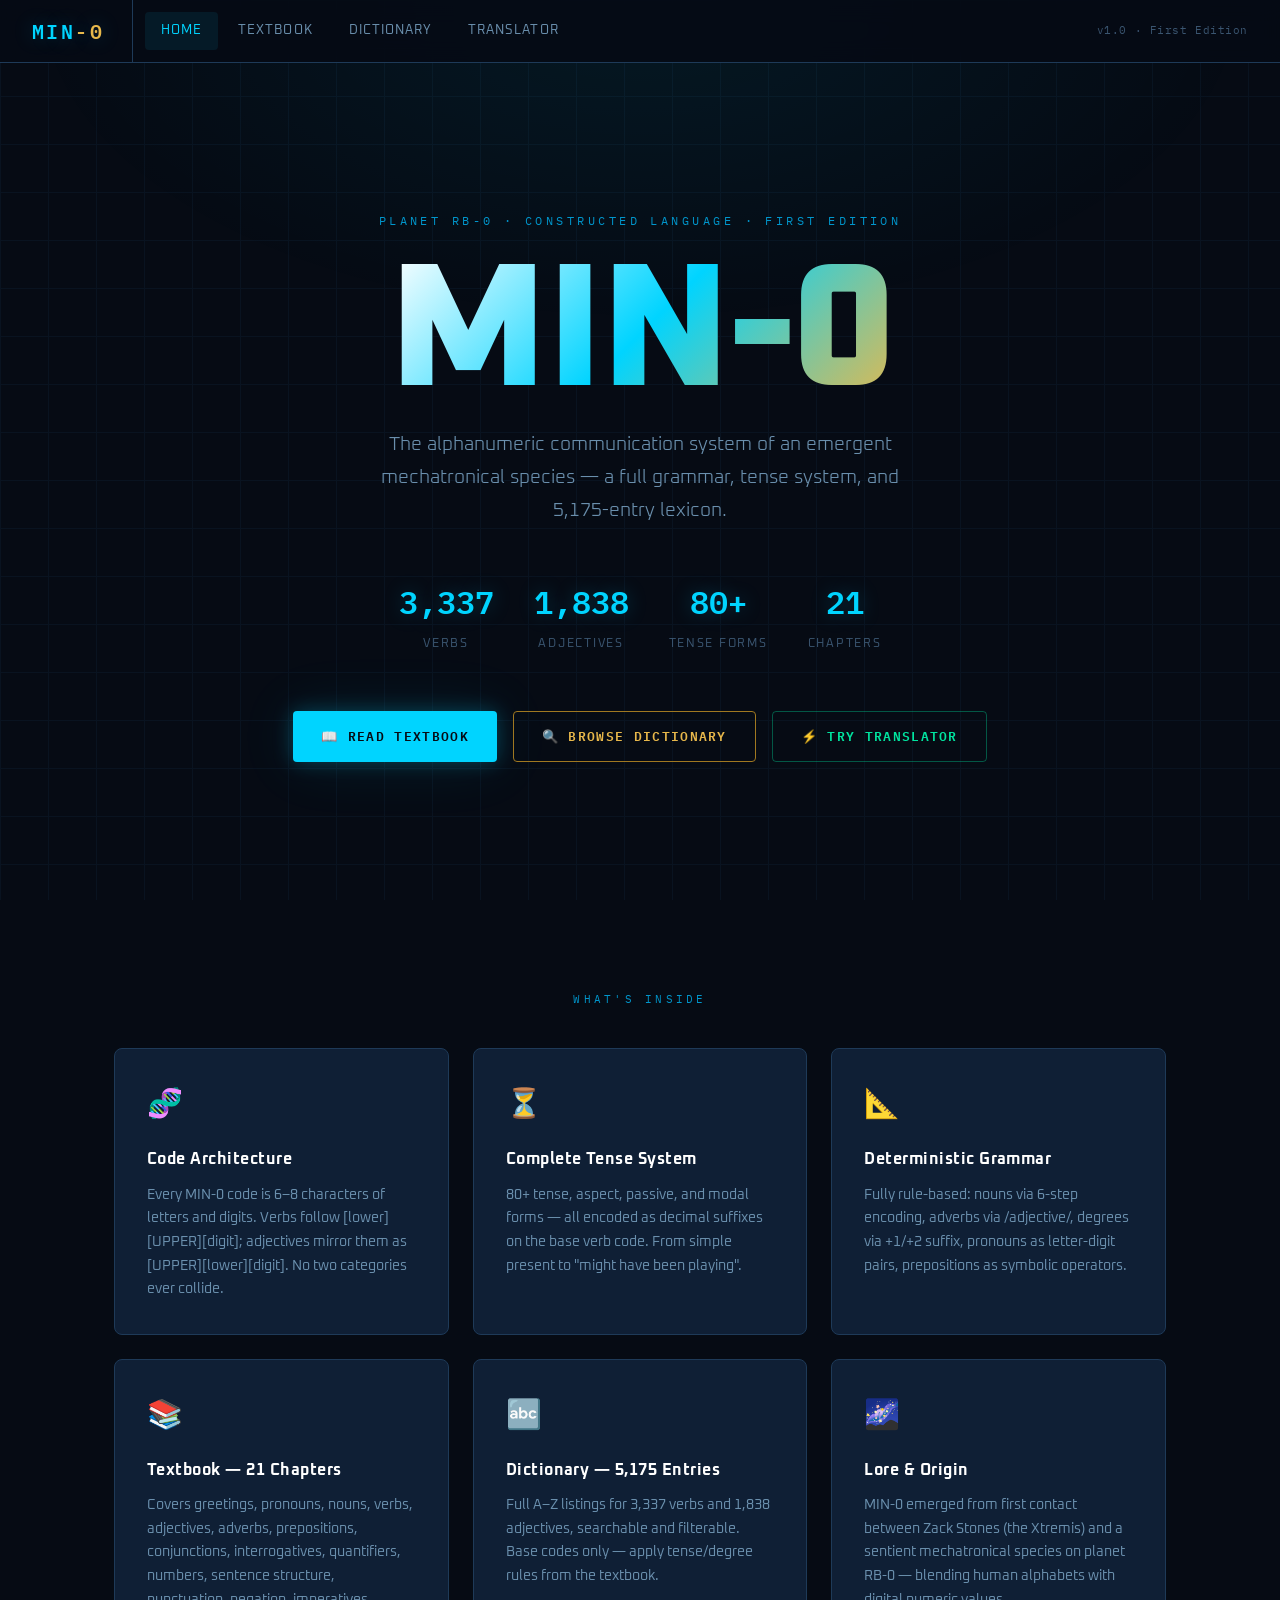
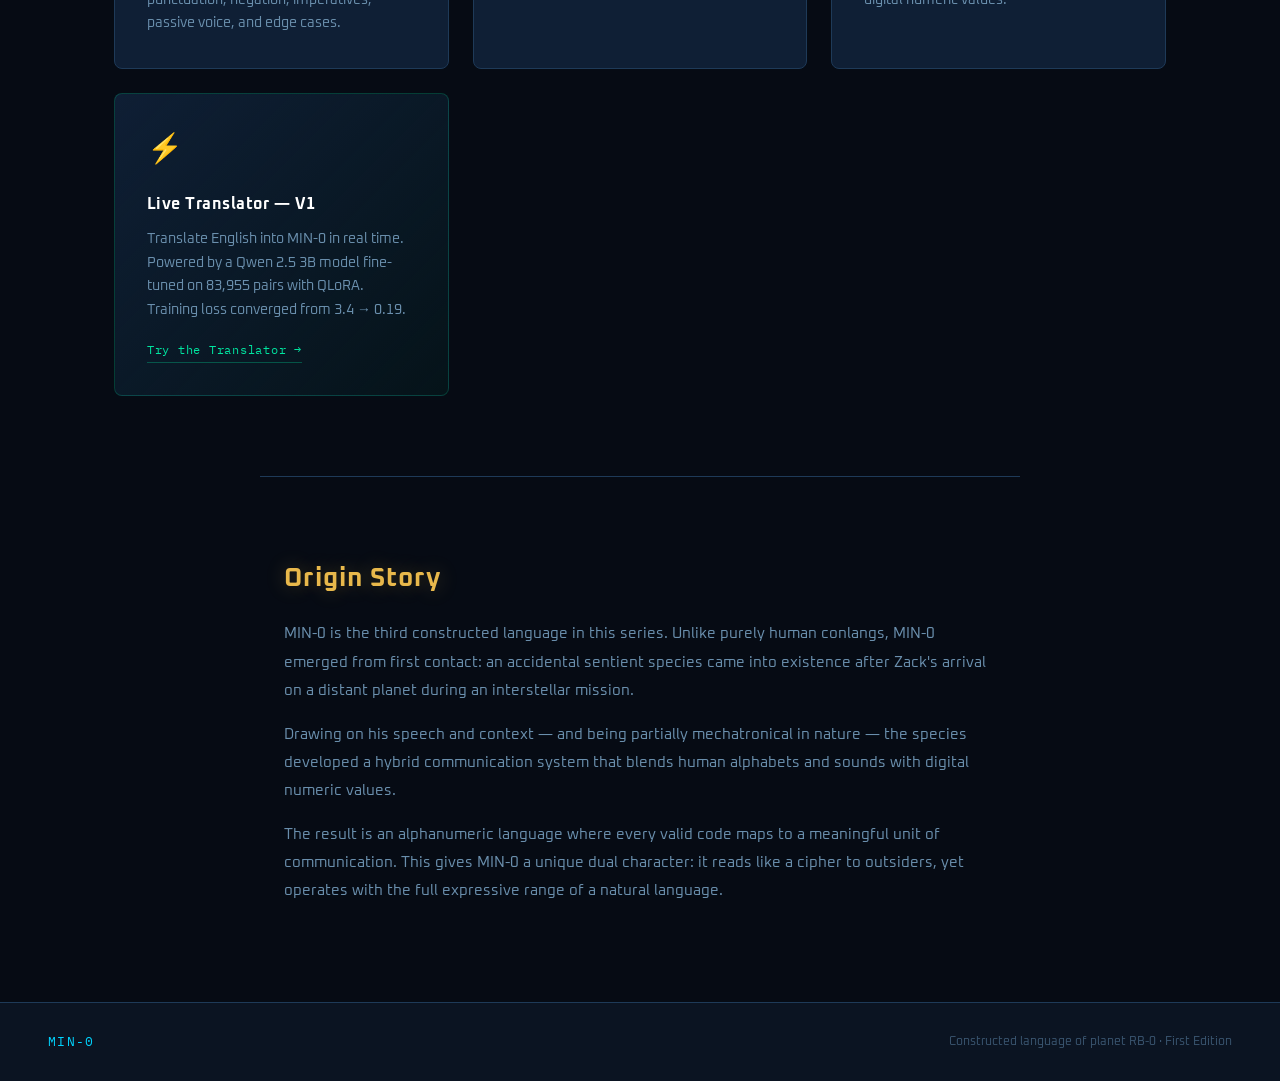
<file: index.html>
<!DOCTYPE html>
<html lang="en">
<head>
<meta charset="UTF-8">
<meta name="viewport" content="width=device-width, initial-scale=1.0">
<title>Home — MIN-0 Language</title>
<link rel="stylesheet" href="style.css">

</head>
<body>
<nav>
  <a class="nav-brand" href="index.html">MIN<span>-0</span></a>
  <div class="nav-links">
    <a href="index.html">Home</a>
    <a href="textbook.html">Textbook</a>
    <a href="dictionary.html">Dictionary</a>
    <a href="translator.html">Translator</a>
  </div>
  <div class="nav-spacer"></div>
  <span class="nav-badge">v1.0 · First Edition</span>
</nav>

<div class="page">

<section class="hero">
  <p class="hero-eyebrow">Planet RB-0 · Constructed Language · First Edition</p>
  <h1 class="hero-title">MIN-0</h1>
  <p class="hero-sub">The alphanumeric communication system of an emergent mechatronical species — a full grammar, tense system, and 5,175-entry lexicon.</p>
  <div class="hero-stats">
    <div class="stat"><span class="stat-num">3,337</span><span class="stat-label">Verbs</span></div>
    <div class="stat"><span class="stat-num">1,838</span><span class="stat-label">Adjectives</span></div>
    <div class="stat"><span class="stat-num">80+</span><span class="stat-label">Tense forms</span></div>
    <div class="stat"><span class="stat-num">21</span><span class="stat-label">Chapters</span></div>
  </div>
  <div class="hero-ctas">
    <a href="textbook.html" class="btn-primary">📖 Read Textbook</a>
    <a href="dictionary.html" class="btn-secondary">🔍 Browse Dictionary</a>
    <a href="translator.html" class="btn-translator">⚡ Try Translator</a>
  </div>
</section>

<section class="cards-section">
  <p class="section-label">What's inside</p>
  <div class="cards-grid">
    <div class="card">
      <div class="card-icon">🧬</div>
      <div class="card-title">Code Architecture</div>
      <div class="card-text">Every MIN-0 code is 6–8 characters of letters and digits. Verbs follow [lower][UPPER][digit]; adjectives mirror them as [UPPER][lower][digit]. No two categories ever collide.</div>
    </div>
    <div class="card">
      <div class="card-icon">⏳</div>
      <div class="card-title">Complete Tense System</div>
      <div class="card-text">80+ tense, aspect, passive, and modal forms — all encoded as decimal suffixes on the base verb code. From simple present to "might have been playing".</div>
    </div>
    <div class="card">
      <div class="card-icon">📐</div>
      <div class="card-title">Deterministic Grammar</div>
      <div class="card-text">Fully rule-based: nouns via 6-step encoding, adverbs via /adjective/, degrees via +1/+2 suffix, pronouns as letter-digit pairs, prepositions as symbolic operators.</div>
    </div>
    <div class="card">
      <div class="card-icon">📚</div>
      <div class="card-title">Textbook — 21 Chapters</div>
      <div class="card-text">Covers greetings, pronouns, nouns, verbs, adjectives, adverbs, prepositions, conjunctions, interrogatives, quantifiers, numbers, sentence structure, punctuation, negation, imperatives, passive voice, and edge cases.</div>
    </div>
    <div class="card">
      <div class="card-icon">🔤</div>
      <div class="card-title">Dictionary — 5,175 Entries</div>
      <div class="card-text">Full A–Z listings for 3,337 verbs and 1,838 adjectives, searchable and filterable. Base codes only — apply tense/degree rules from the textbook.</div>
    </div>
    <div class="card">
      <div class="card-icon">🌌</div>
      <div class="card-title">Lore & Origin</div>
      <div class="card-text">MIN-0 emerged from first contact between Zack Stones (the Xtremis) and a sentient mechatronical species on planet RB-0 — blending human alphabets with digital numeric values.</div>
    </div>
    <div class="card card-translator">
      <div class="card-icon">⚡</div>
      <div class="card-title">Live Translator — V1</div>
      <div class="card-text">Translate English into MIN-0 in real time. Powered by a Qwen 2.5 3B model fine-tuned on 83,955 pairs with QLoRA. Training loss converged from 3.4 → 0.19.</div>
      <a href="translator.html" class="card-cta">Try the Translator →</a>
    </div>
  </div>
</section>

<section class="lore-section">
  <h2>Origin Story</h2>
  <p>MIN-0 is the third constructed language in this series. Unlike purely human conlangs, MIN-0 emerged from first contact: an accidental sentient species came into existence after Zack's arrival on a distant planet during an interstellar mission.</p>
  <p>Drawing on his speech and context — and being partially mechatronical in nature — the species developed a hybrid communication system that blends human alphabets and sounds with digital numeric values.</p>
  <p>The result is an alphanumeric language where every valid code maps to a meaningful unit of communication. This gives MIN-0 a unique dual character: it reads like a cipher to outsiders, yet operates with the full expressive range of a natural language.</p>
</section>

</div>
<footer>
  <span class="footer-brand">MIN-0</span>
  <span class="footer-note">Constructed language of planet RB-0 · First Edition</span>
</footer>
<script src="script.js"></script>
</body></html>
</file>
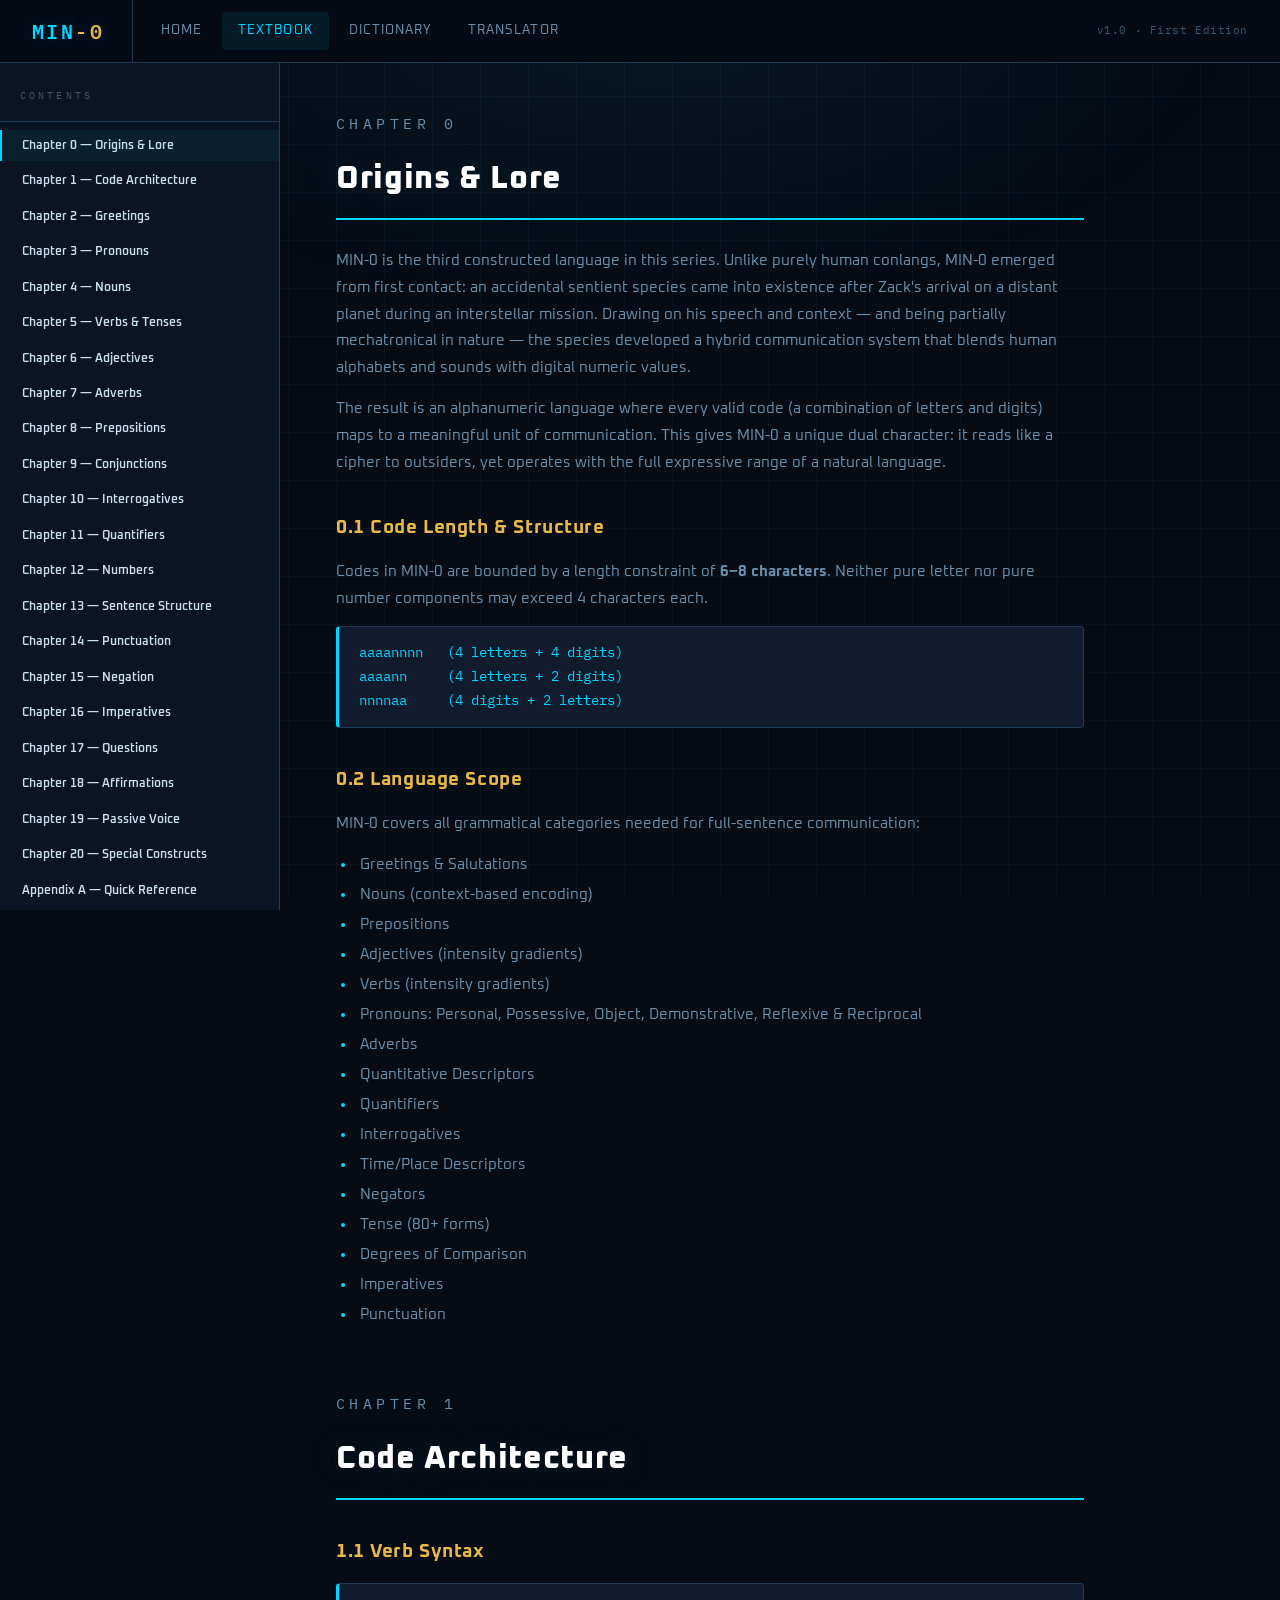
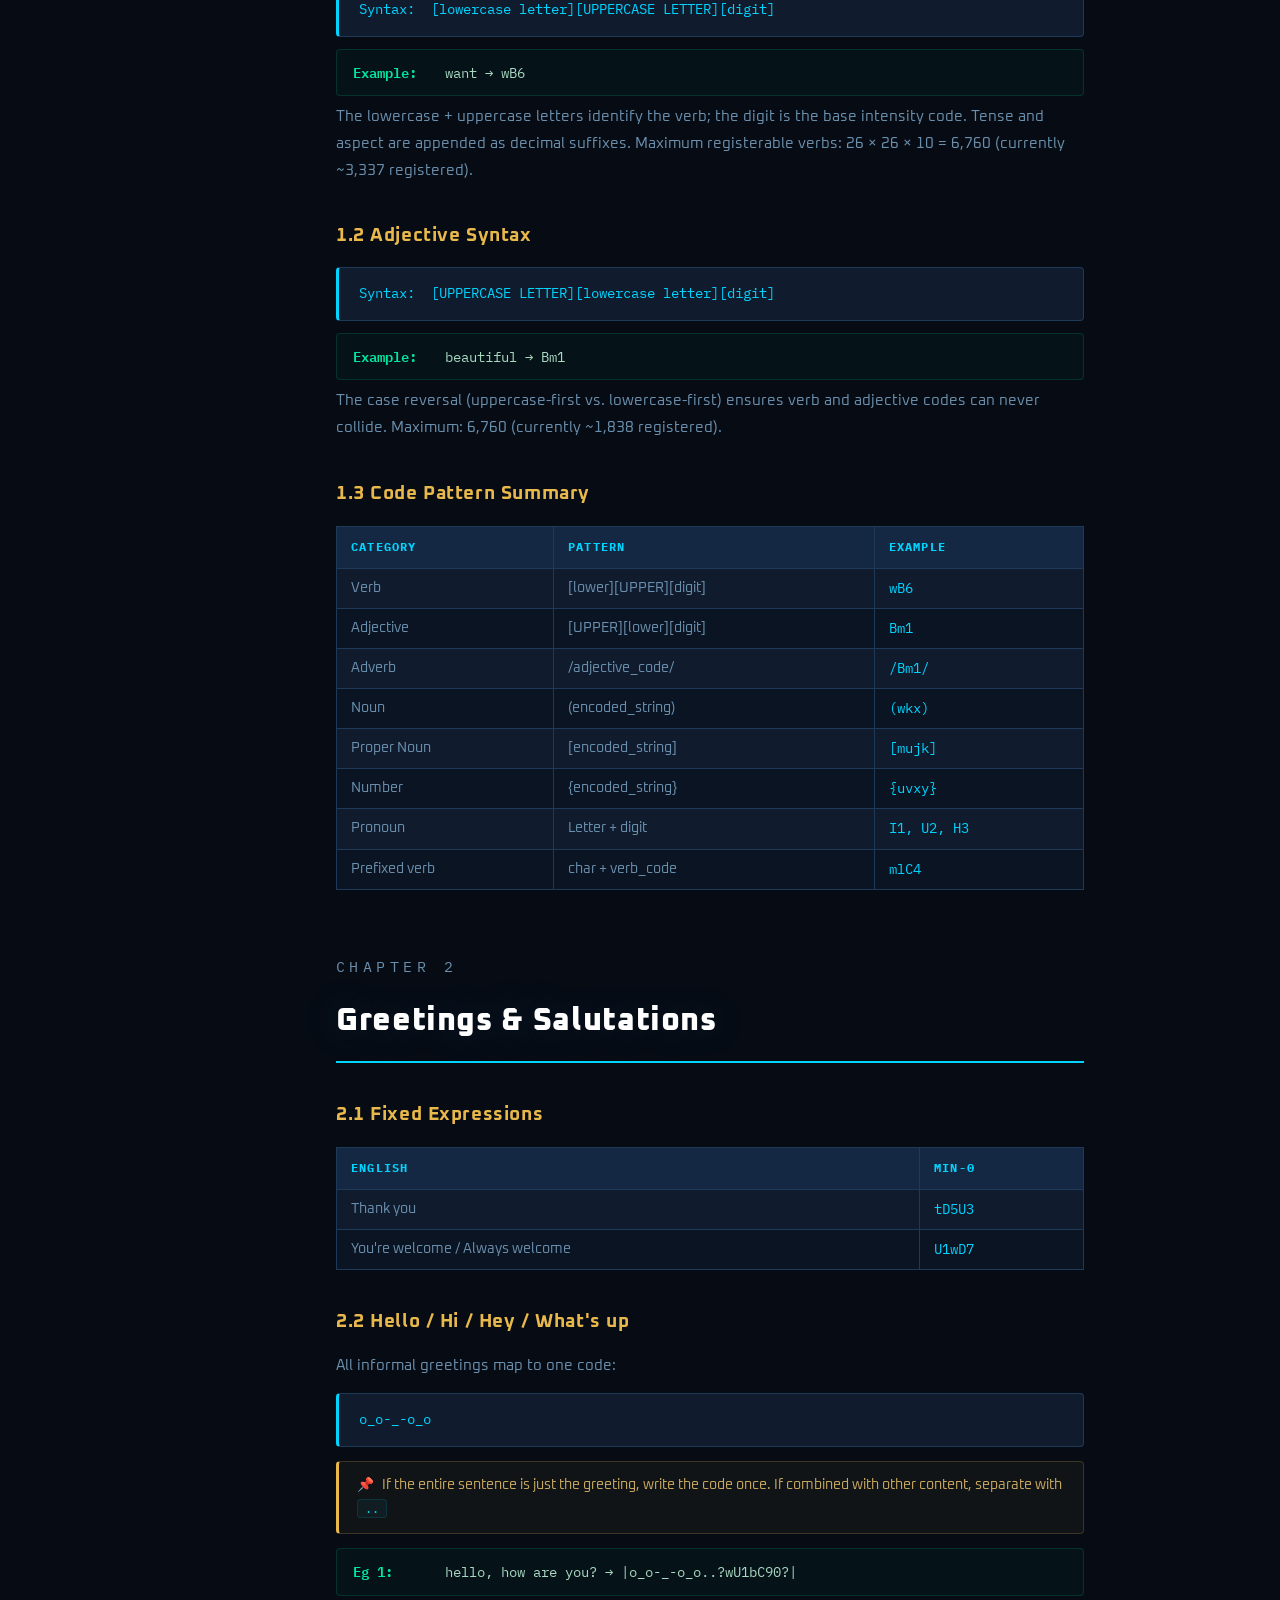
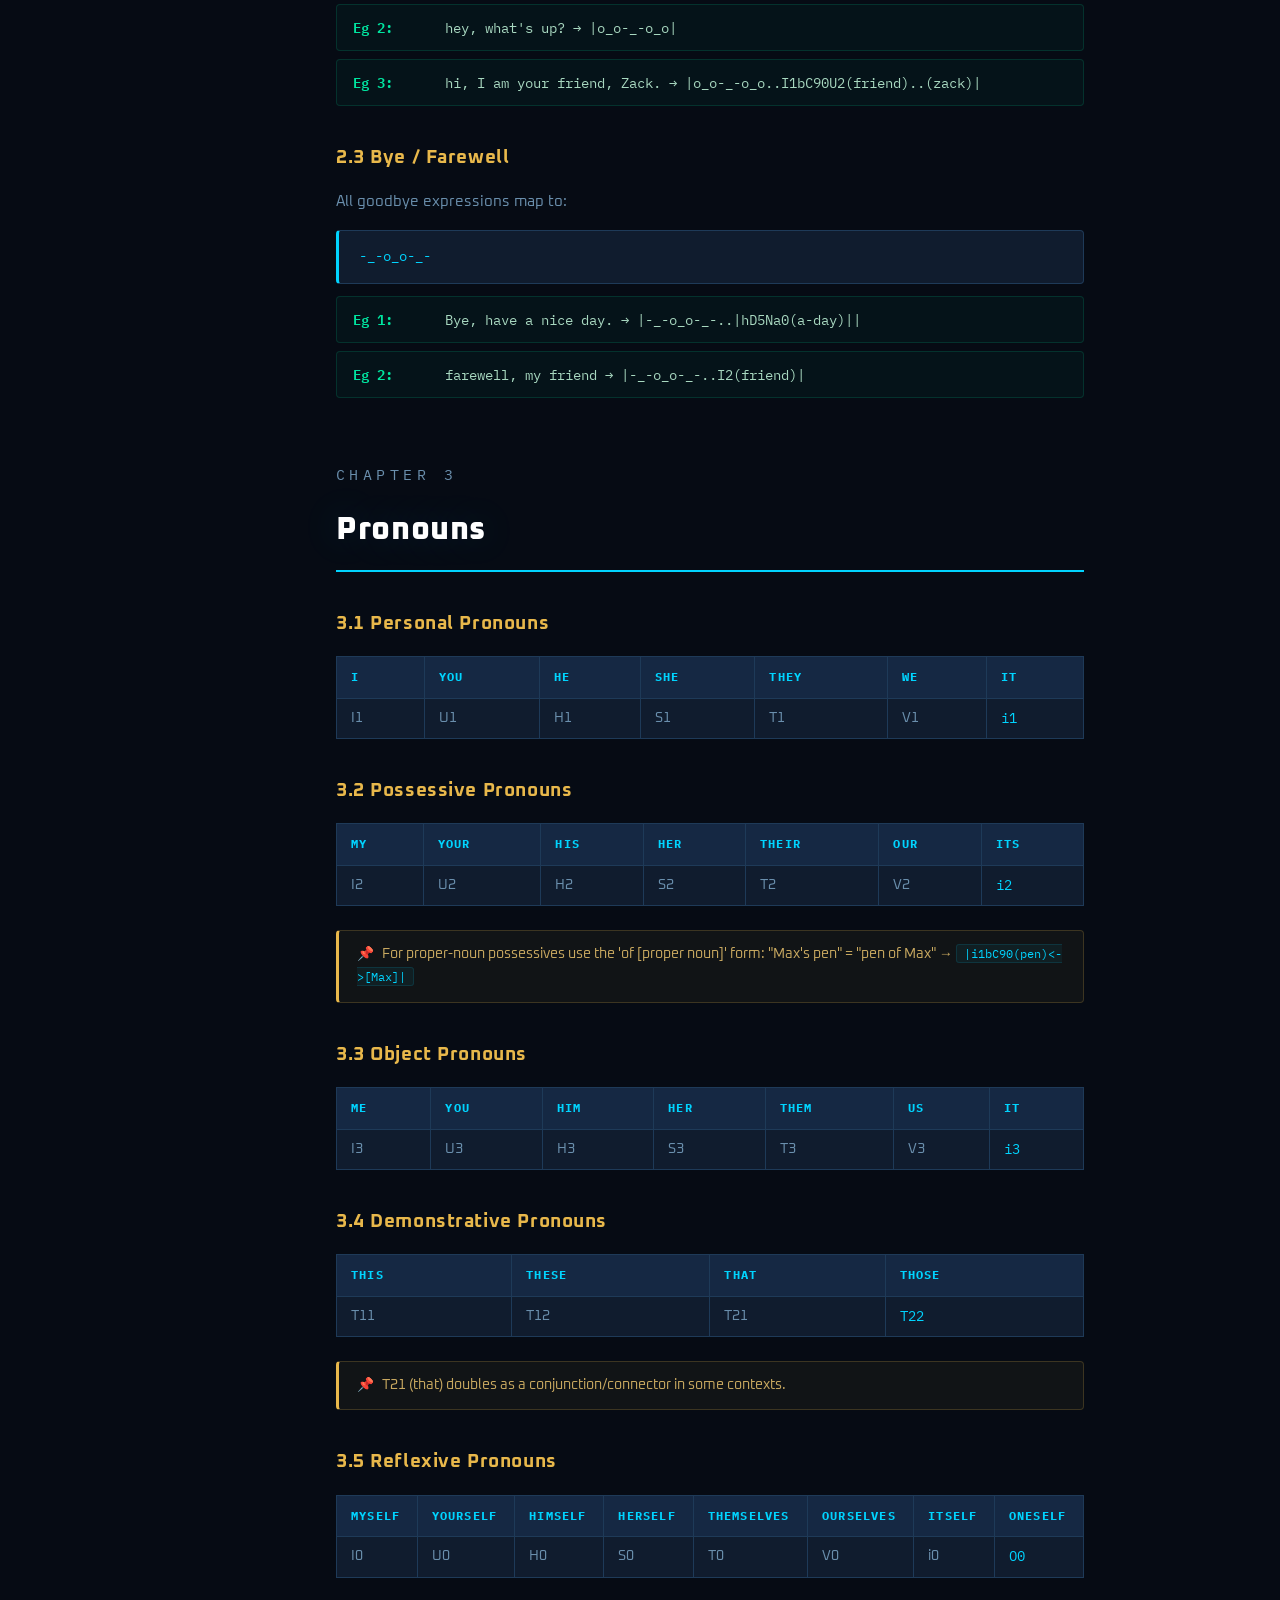
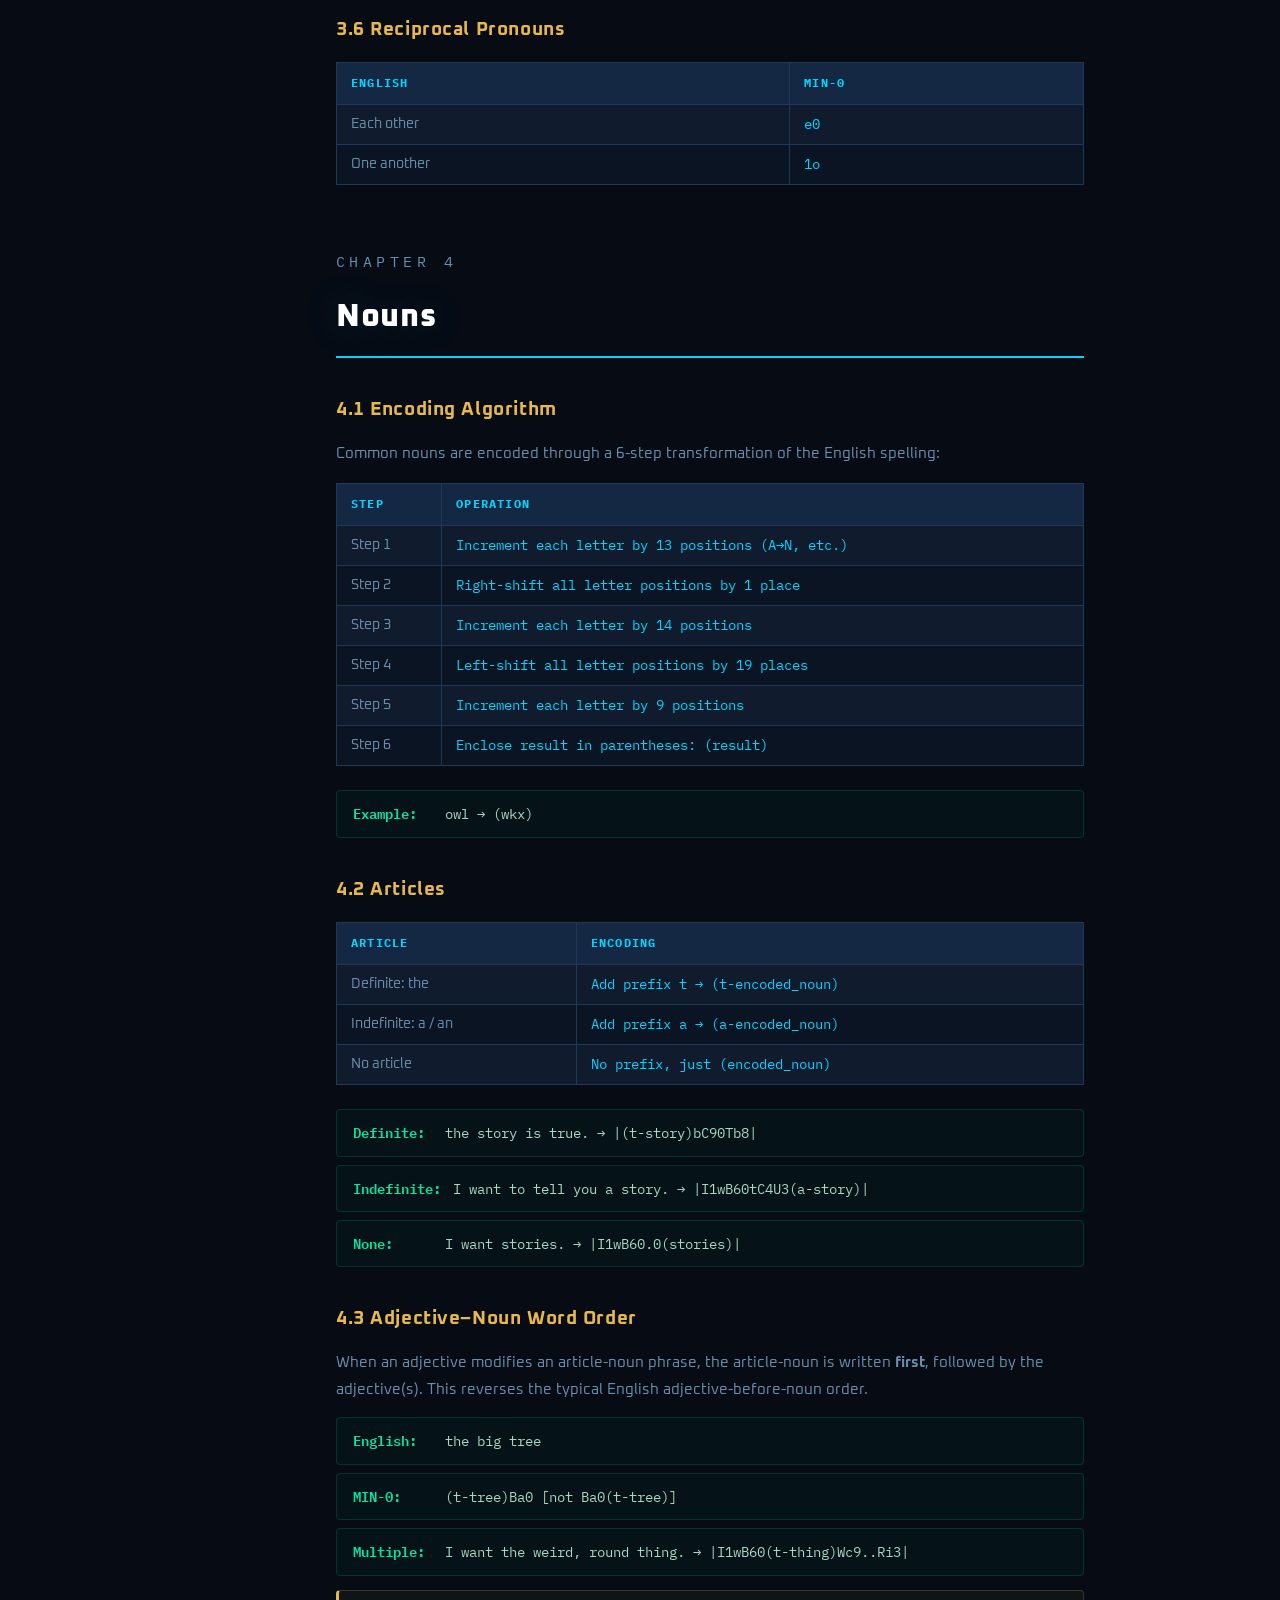
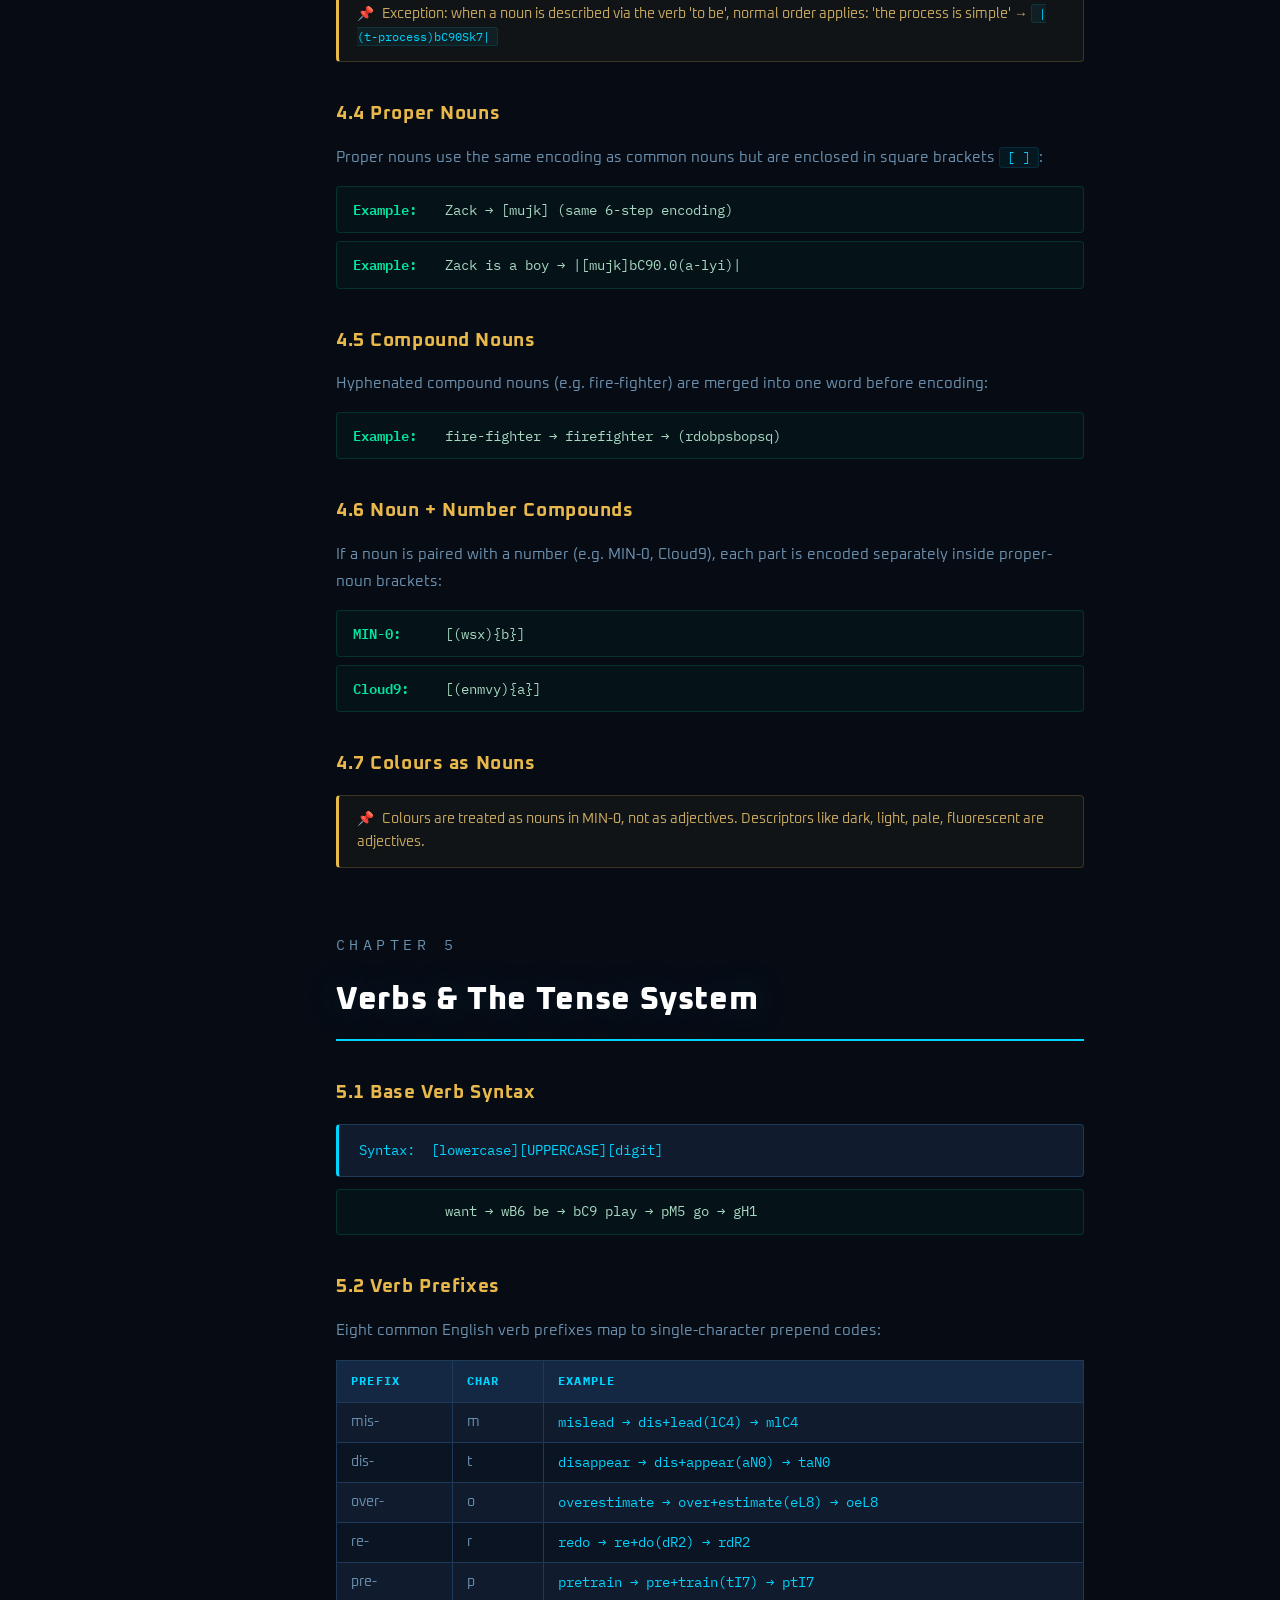
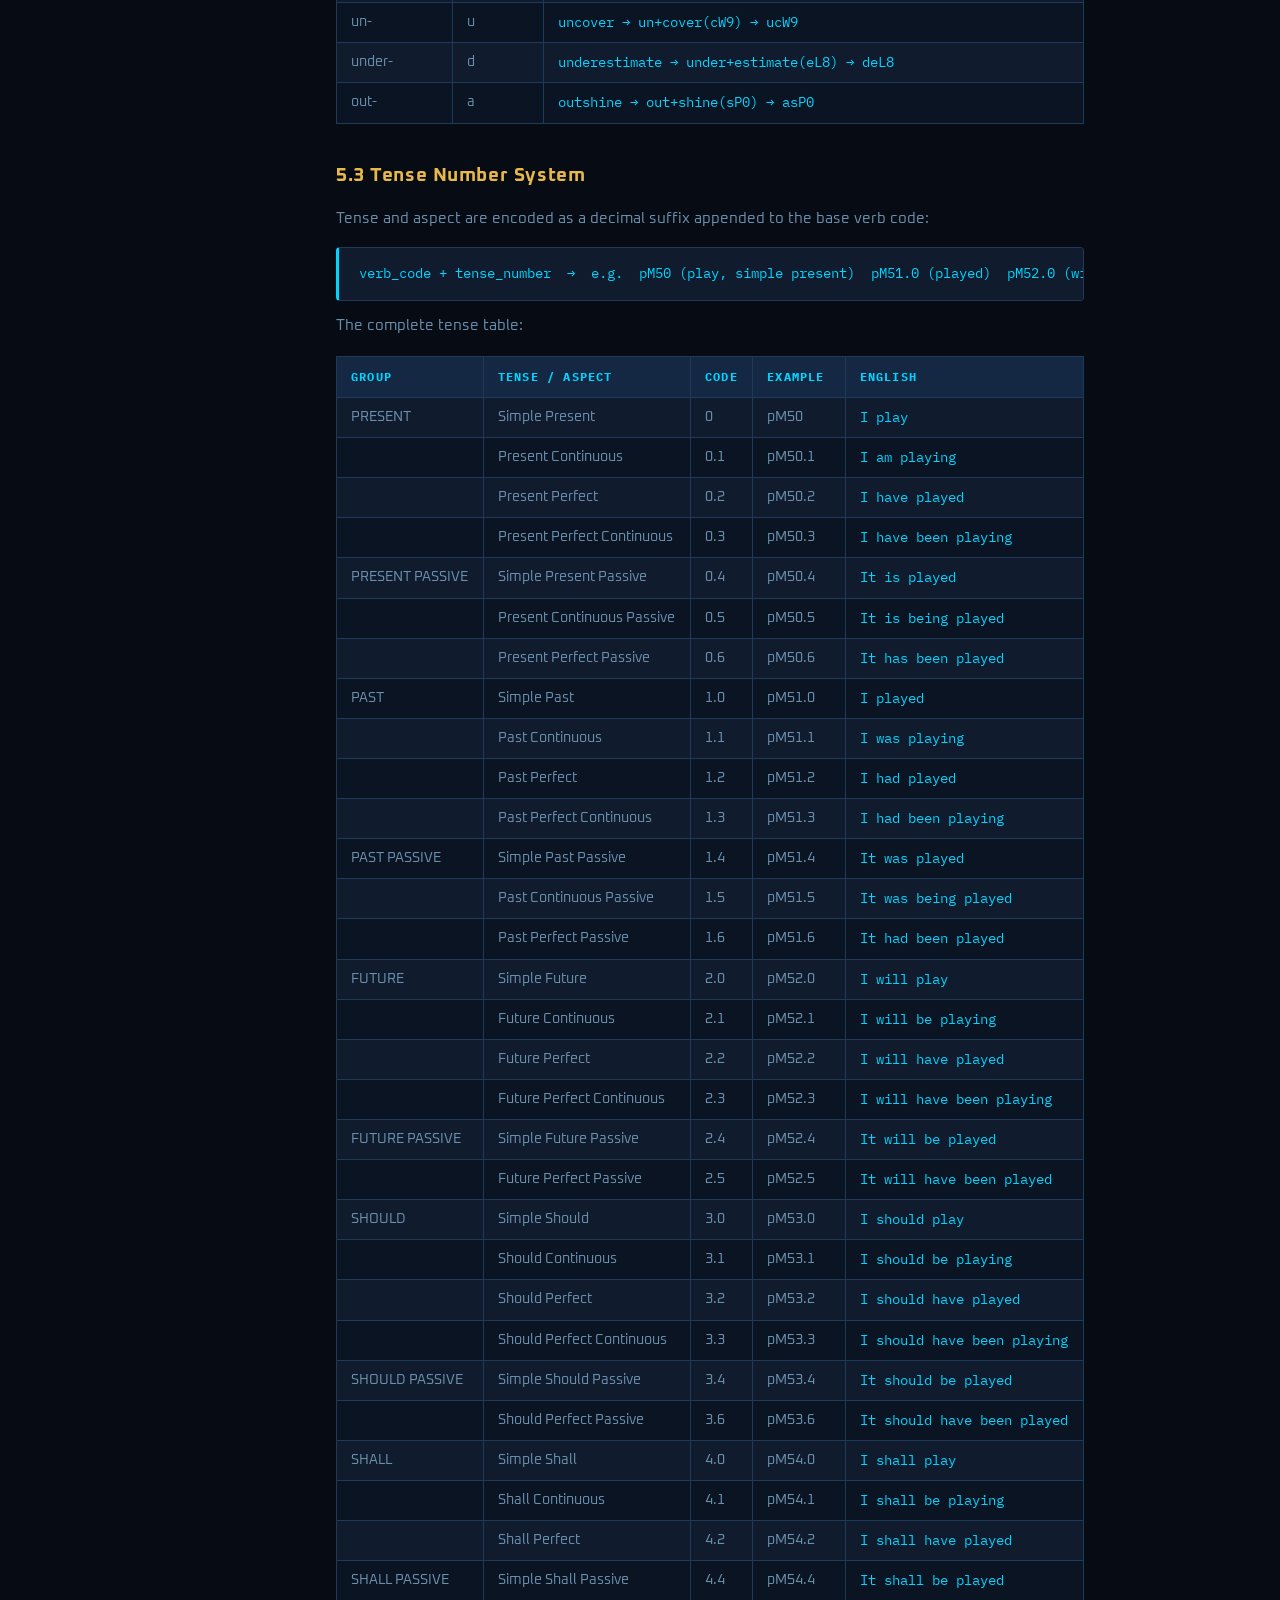
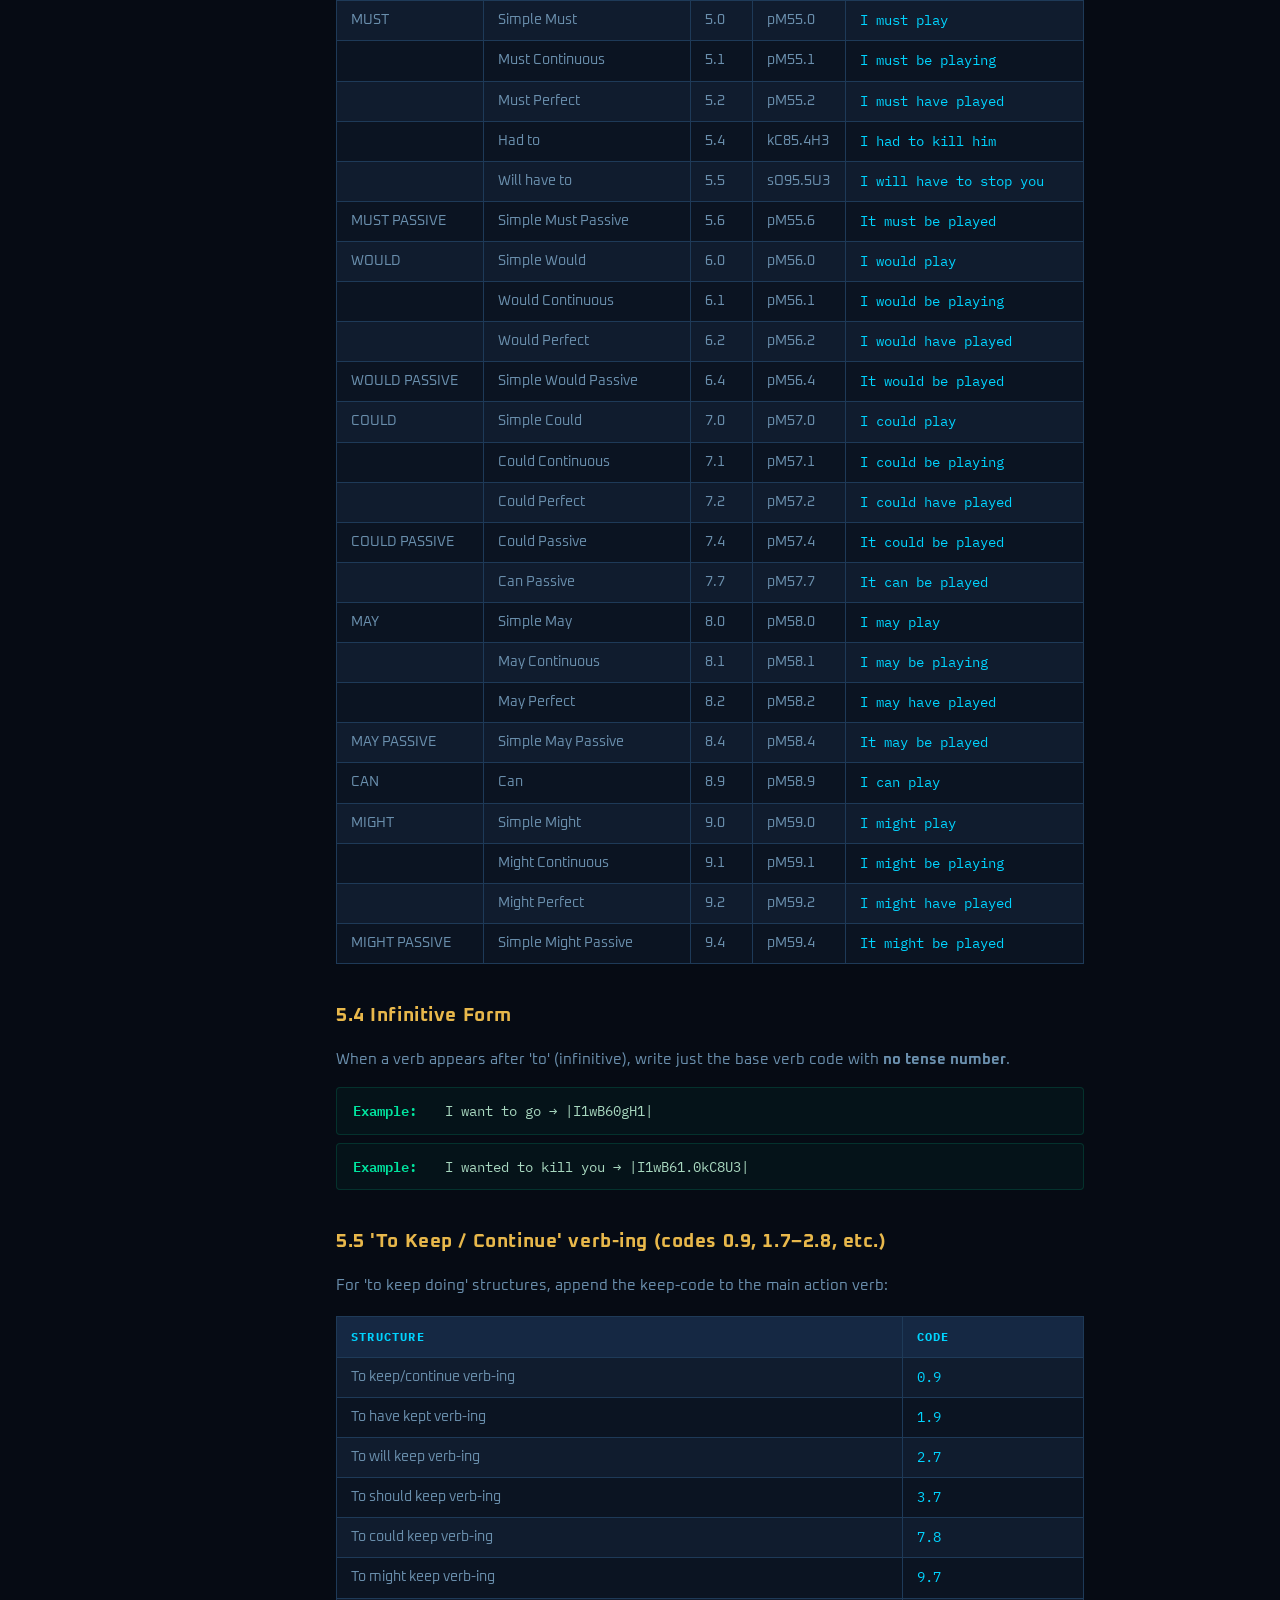
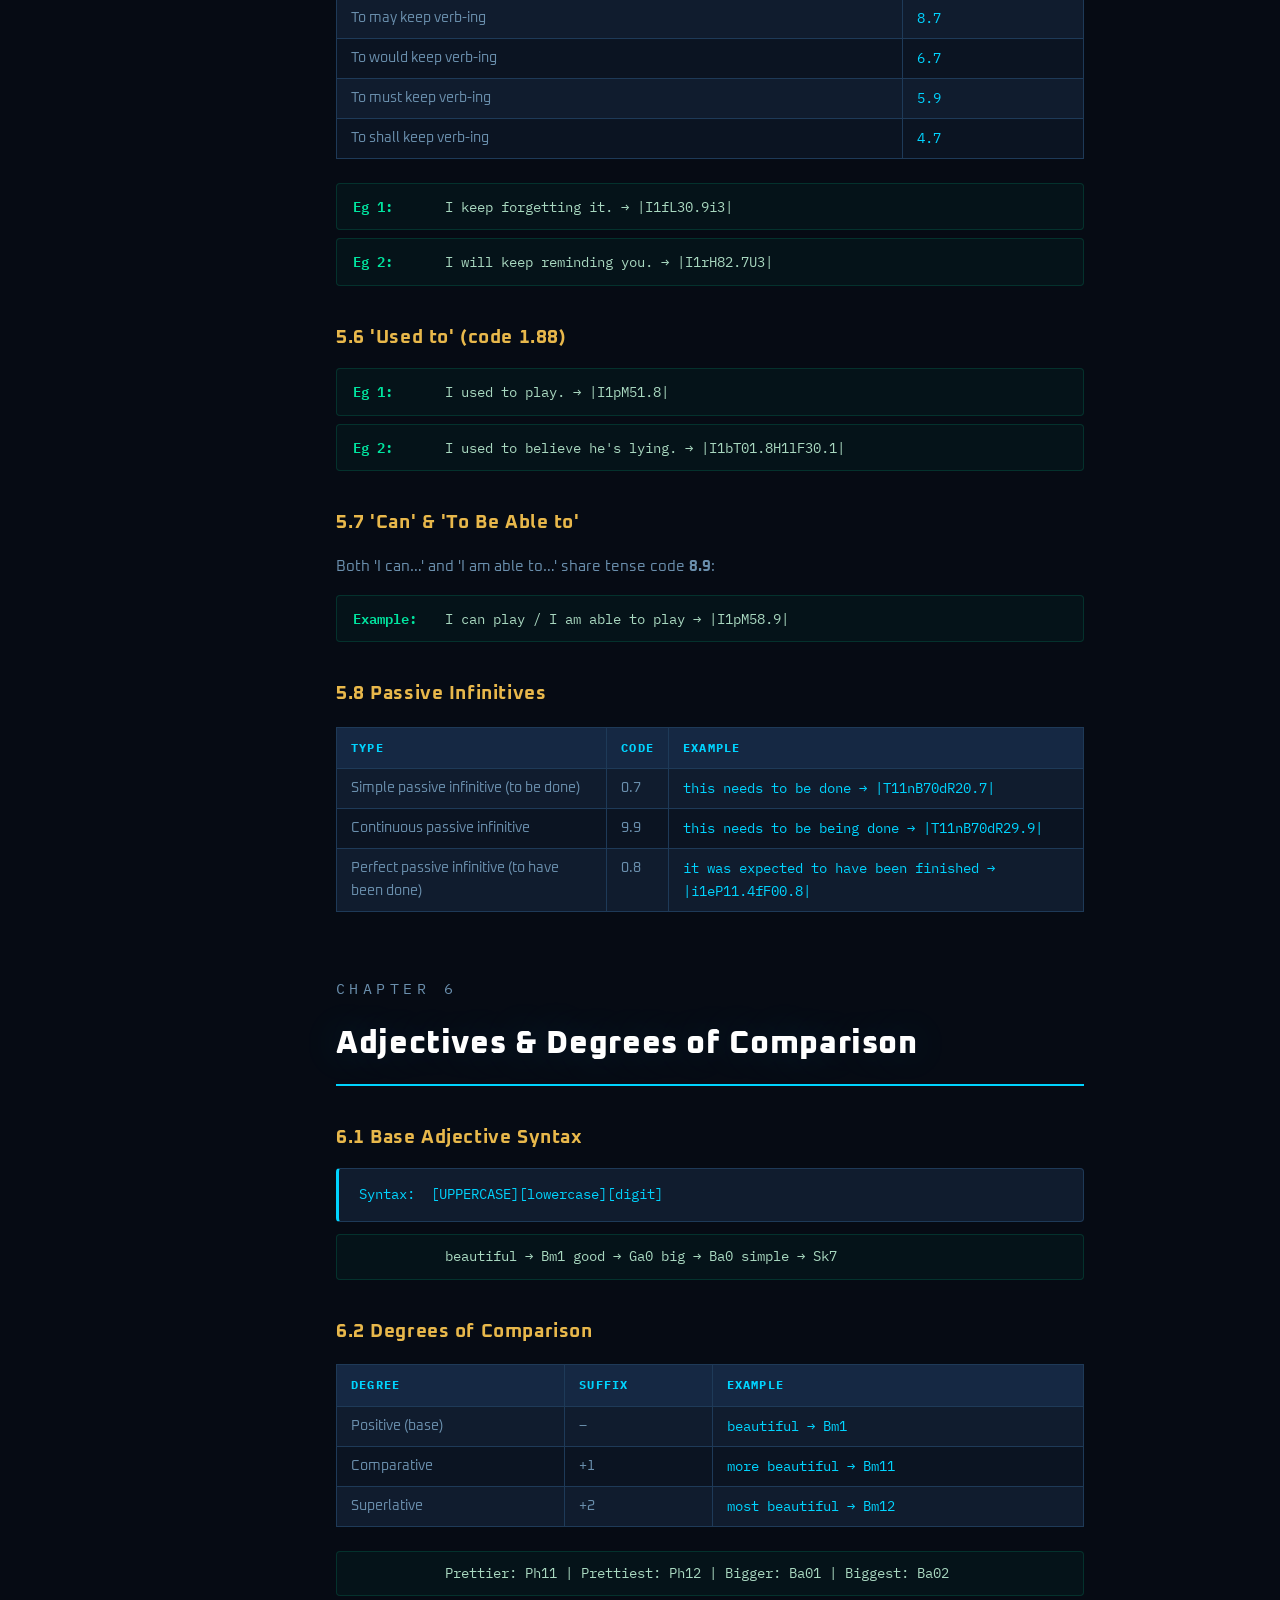
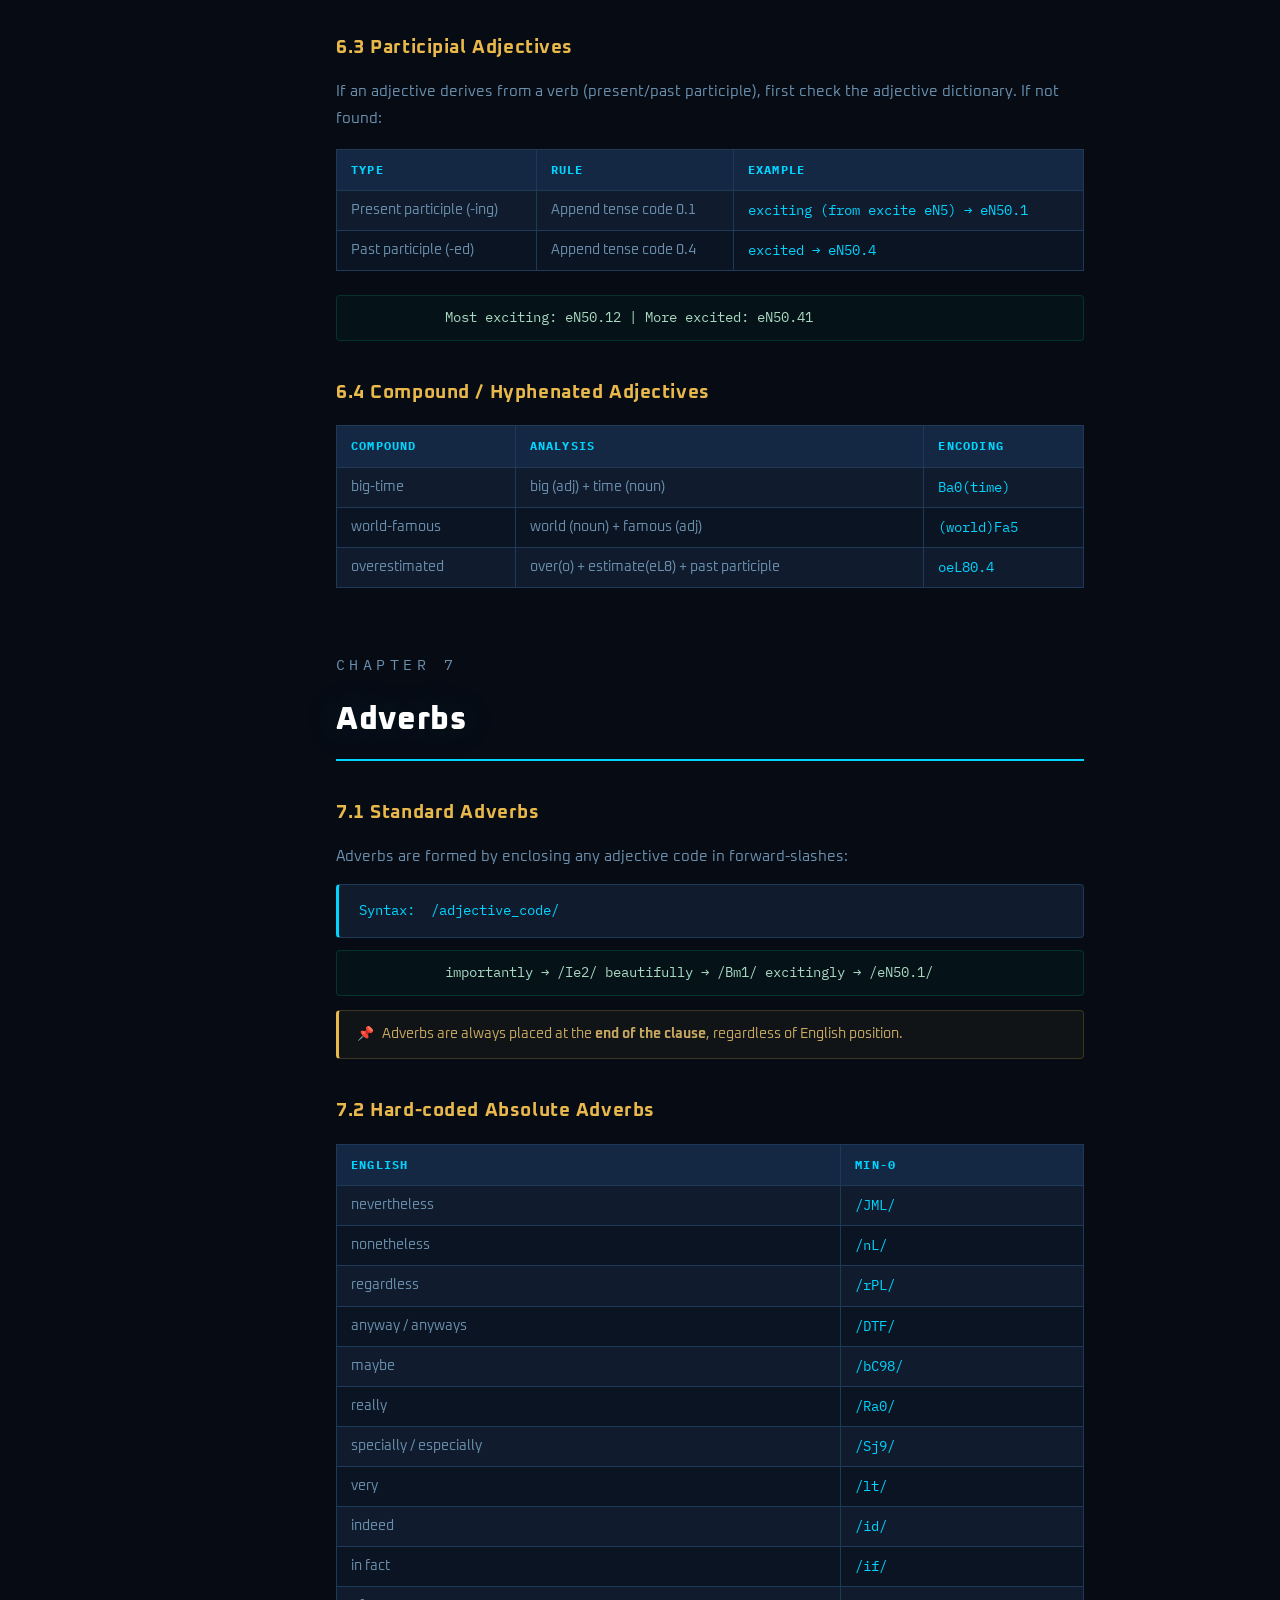
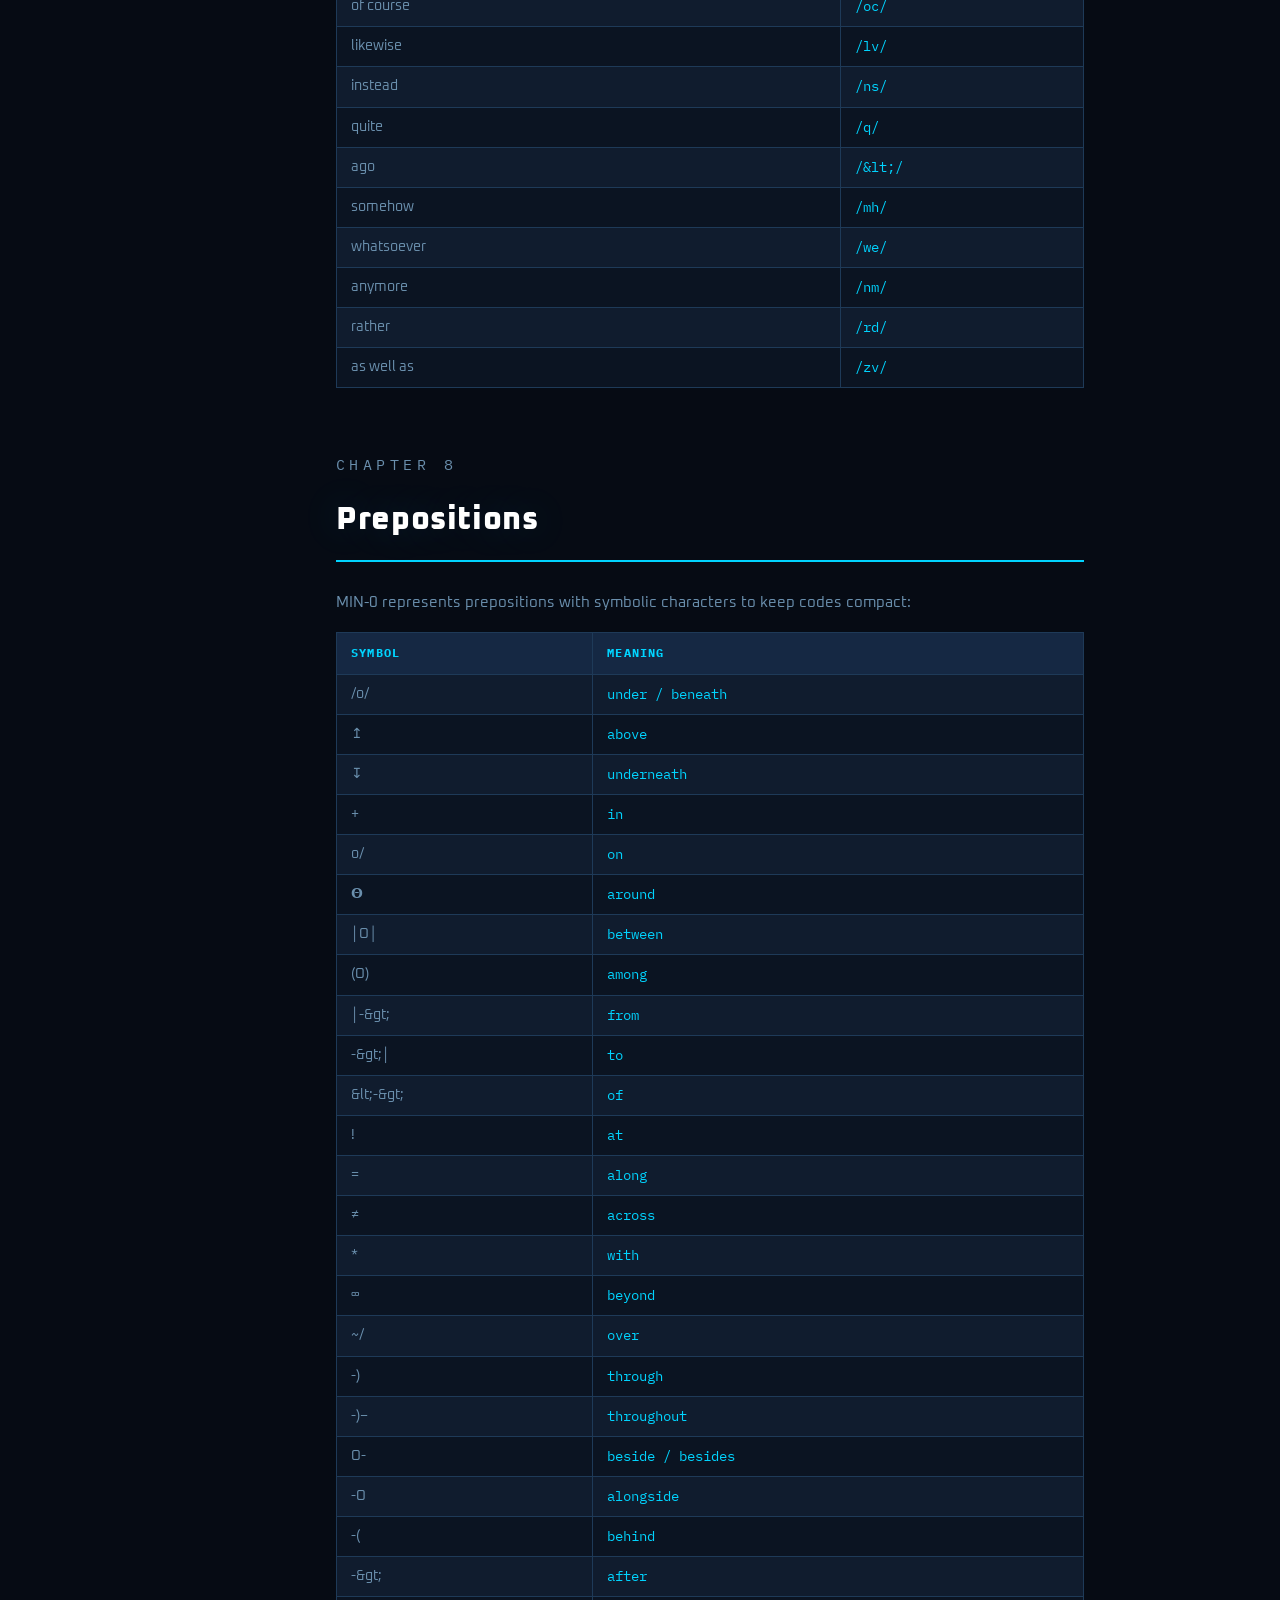
<file: textbook.html>
<!DOCTYPE html>
<html lang="en">
<head>
<meta charset="UTF-8">
<meta name="viewport" content="width=device-width, initial-scale=1.0">
<title>Textbook — MIN-0 Language</title>
<link rel="stylesheet" href="style.css">

</head>
<body>
<nav>
  <a class="nav-brand" href="index.html">MIN<span>-0</span></a>
  <div class="nav-links">
    <a href="index.html">Home</a>
    <a href="textbook.html">Textbook</a>
    <a href="dictionary.html">Dictionary</a>
    <a href="translator.html">Translator</a>
  </div>
  <div class="nav-spacer"></div>
  <span class="nav-badge">v1.0 · First Edition</span>
</nav>

<div class="page textbook-wrap">
<div class="tb-sidebar"><div class="tb-sidebar-title">Contents</div><a href="#ch0" class="ch-heading">Chapter 0 — Origins & Lore</a><a href="#ch1" class="ch-heading">Chapter 1 — Code Architecture</a><a href="#ch2" class="ch-heading">Chapter 2 — Greetings</a><a href="#ch3" class="ch-heading">Chapter 3 — Pronouns</a><a href="#ch4" class="ch-heading">Chapter 4 — Nouns</a><a href="#ch5" class="ch-heading">Chapter 5 — Verbs & Tenses</a><a href="#ch6" class="ch-heading">Chapter 6 — Adjectives</a><a href="#ch7" class="ch-heading">Chapter 7 — Adverbs</a><a href="#ch8" class="ch-heading">Chapter 8 — Prepositions</a><a href="#ch9" class="ch-heading">Chapter 9 — Conjunctions</a><a href="#ch10" class="ch-heading">Chapter 10 — Interrogatives</a><a href="#ch11" class="ch-heading">Chapter 11 — Quantifiers</a><a href="#ch12" class="ch-heading">Chapter 12 — Numbers</a><a href="#ch13" class="ch-heading">Chapter 13 — Sentence Structure</a><a href="#ch14" class="ch-heading">Chapter 14 — Punctuation</a><a href="#ch15" class="ch-heading">Chapter 15 — Negation</a><a href="#ch16" class="ch-heading">Chapter 16 — Imperatives</a><a href="#ch17" class="ch-heading">Chapter 17 — Questions</a><a href="#ch18" class="ch-heading">Chapter 18 — Affirmations</a><a href="#ch19" class="ch-heading">Chapter 19 — Passive Voice</a><a href="#ch20" class="ch-heading">Chapter 20 — Special Constructs</a><a href="#appa" class="ch-heading">Appendix A — Quick Reference</a></div>
<main class="tb-content">
<div class="chapter-block" data-anchor="ch0" id="ch0">
<p class="chapter-num">Chapter 0</p>
<h1 class="chapter-title">Origins &amp; Lore</h1>
<p>MIN-0 is the third constructed language in this series. Unlike purely human conlangs, MIN-0 emerged from first contact: an accidental sentient species came into existence after Zack's arrival on a distant planet during an interstellar mission. Drawing on his speech and context — and being partially mechatronical in nature — the species developed a hybrid communication system that blends human alphabets and sounds with digital numeric values.</p>
<p>The result is an alphanumeric language where every valid code (a combination of letters and digits) maps to a meaningful unit of communication. This gives MIN-0 a unique dual character: it reads like a cipher to outsiders, yet operates with the full expressive range of a natural language.</p>
<h2 class="section-title">0.1 Code Length &amp; Structure</h2>
<p>Codes in MIN-0 are bounded by a length constraint of <strong>6–8 characters</strong>. Neither pure letter nor pure number components may exceed 4 characters each.</p>
<div class="code-block">aaaannnn   (4 letters + 4 digits)
aaaann     (4 letters + 2 digits)
nnnnaa     (4 digits + 2 letters)</div>
<h2 class="section-title">0.2 Language Scope</h2>
<p>MIN-0 covers all grammatical categories needed for full-sentence communication:</p>
<ul><li>Greetings &amp; Salutations</li><li>Nouns (context-based encoding)</li><li>Prepositions</li><li>Adjectives (intensity gradients)</li><li>Verbs (intensity gradients)</li><li>Pronouns: Personal, Possessive, Object, Demonstrative, Reflexive &amp; Reciprocal</li><li>Adverbs</li><li>Quantitative Descriptors</li><li>Quantifiers</li><li>Interrogatives</li><li>Time/Place Descriptors</li><li>Negators</li><li>Tense (80+ forms)</li><li>Degrees of Comparison</li><li>Imperatives</li><li>Punctuation</li></ul>
</div>
<div class="chapter-block" data-anchor="ch1" id="ch1">
<p class="chapter-num">Chapter 1</p>
<h1 class="chapter-title">Code Architecture</h1>
<h2 class="section-title">1.1 Verb Syntax</h2>
<div class="code-block">Syntax:  [lowercase letter][UPPERCASE LETTER][digit]</div>
<div class="example"><span class="ex-label">Example:</span><span class="ex-content">want → wB6</span></div>
<p>The lowercase + uppercase letters identify the verb; the digit is the base intensity code. Tense and aspect are appended as decimal suffixes. Maximum registerable verbs: 26 × 26 × 10 = 6,760 (currently ~3,337 registered).</p>
<h2 class="section-title">1.2 Adjective Syntax</h2>
<div class="code-block">Syntax:  [UPPERCASE LETTER][lowercase letter][digit]</div>
<div class="example"><span class="ex-label">Example:</span><span class="ex-content">beautiful → Bm1</span></div>
<p>The case reversal (uppercase-first vs. lowercase-first) ensures verb and adjective codes can never collide. Maximum: 6,760 (currently ~1,838 registered).</p>
<h2 class="section-title">1.3 Code Pattern Summary</h2>
<table class="tb-table"><thead><tr><th>Category</th><th>Pattern</th><th>Example</th></tr></thead><tbody><tr><td>Verb</td><td>[lower][UPPER][digit]</td><td>wB6</td></tr><tr><td>Adjective</td><td>[UPPER][lower][digit]</td><td>Bm1</td></tr><tr><td>Adverb</td><td>/adjective_code/</td><td>/Bm1/</td></tr><tr><td>Noun</td><td>(encoded_string)</td><td>(wkx)</td></tr><tr><td>Proper Noun</td><td>[encoded_string]</td><td>[mujk]</td></tr><tr><td>Number</td><td>{encoded_string}</td><td>{uvxy}</td></tr><tr><td>Pronoun</td><td>Letter + digit</td><td>I1, U2, H3</td></tr><tr><td>Prefixed verb</td><td>char + verb_code</td><td>mlC4</td></tr></tbody></table>
</div>
<div class="chapter-block" data-anchor="ch2" id="ch2">
<p class="chapter-num">Chapter 2</p>
<h1 class="chapter-title">Greetings &amp; Salutations</h1>
<h2 class="section-title">2.1 Fixed Expressions</h2>
<table class="tb-table"><thead><tr><th>English</th><th>MIN-0</th></tr></thead><tbody><tr><td>Thank you</td><td>tD5U3</td></tr><tr><td>You&#x27;re welcome / Always welcome</td><td>U1wD7</td></tr></tbody></table>
<h2 class="section-title">2.2 Hello / Hi / Hey / What's up</h2>
<p>All informal greetings map to one code:</p>
<div class="code-block">o_o-_-o_o</div>
<div class="note"><span class="note-icon">📌</span>If the entire sentence is just the greeting, write the code once. If combined with other content, separate with <code>..</code></div>
<div class="example"><span class="ex-label">Eg 1:</span><span class="ex-content">hello, how are you?  →  |o_o-_-o_o..?wU1bC90?|</span></div>
<div class="example"><span class="ex-label">Eg 2:</span><span class="ex-content">hey, what&#x27;s up?  →  |o_o-_-o_o|</span></div>
<div class="example"><span class="ex-label">Eg 3:</span><span class="ex-content">hi, I am your friend, Zack.  →  |o_o-_-o_o..I1bC90U2(friend)..(zack)|</span></div>
<h2 class="section-title">2.3 Bye / Farewell</h2>
<p>All goodbye expressions map to:</p>
<div class="code-block">-_-o_o-_-</div>
<div class="example"><span class="ex-label">Eg 1:</span><span class="ex-content">Bye, have a nice day.  →  |-_-o_o-_-..|hD5Na0(a-day)||</span></div>
<div class="example"><span class="ex-label">Eg 2:</span><span class="ex-content">farewell, my friend  →  |-_-o_o-_-..I2(friend)|</span></div>
</div>
<div class="chapter-block" data-anchor="ch3" id="ch3">
<p class="chapter-num">Chapter 3</p>
<h1 class="chapter-title">Pronouns</h1>
<h2 class="section-title">3.1 Personal Pronouns</h2>
<table class="tb-table"><thead><tr><th>I</th><th>You</th><th>He</th><th>She</th><th>They</th><th>We</th><th>It</th></tr></thead><tbody><tr><td>I1</td><td>U1</td><td>H1</td><td>S1</td><td>T1</td><td>V1</td><td>i1</td></tr></tbody></table>
<h2 class="section-title">3.2 Possessive Pronouns</h2>
<table class="tb-table"><thead><tr><th>My</th><th>Your</th><th>His</th><th>Her</th><th>Their</th><th>Our</th><th>Its</th></tr></thead><tbody><tr><td>I2</td><td>U2</td><td>H2</td><td>S2</td><td>T2</td><td>V2</td><td>i2</td></tr></tbody></table>
<div class="note"><span class="note-icon">📌</span>For proper-noun possessives use the 'of [proper noun]' form: "Max's pen" = "pen of Max" → <code>|i1bC90(pen)&lt;-&gt;[Max]|</code></div>
<h2 class="section-title">3.3 Object Pronouns</h2>
<table class="tb-table"><thead><tr><th>Me</th><th>You</th><th>Him</th><th>Her</th><th>Them</th><th>Us</th><th>It</th></tr></thead><tbody><tr><td>I3</td><td>U3</td><td>H3</td><td>S3</td><td>T3</td><td>V3</td><td>i3</td></tr></tbody></table>
<h2 class="section-title">3.4 Demonstrative Pronouns</h2>
<table class="tb-table"><thead><tr><th>This</th><th>These</th><th>That</th><th>Those</th></tr></thead><tbody><tr><td>T11</td><td>T12</td><td>T21</td><td>T22</td></tr></tbody></table>
<div class="note"><span class="note-icon">📌</span>T21 (that) doubles as a conjunction/connector in some contexts.</div>
<h2 class="section-title">3.5 Reflexive Pronouns</h2>
<table class="tb-table"><thead><tr><th>Myself</th><th>Yourself</th><th>Himself</th><th>Herself</th><th>Themselves</th><th>Ourselves</th><th>Itself</th><th>Oneself</th></tr></thead><tbody><tr><td>I0</td><td>U0</td><td>H0</td><td>S0</td><td>T0</td><td>V0</td><td>i0</td><td>O0</td></tr></tbody></table>
<h2 class="section-title">3.6 Reciprocal Pronouns</h2>
<table class="tb-table"><thead><tr><th>English</th><th>MIN-0</th></tr></thead><tbody><tr><td>Each other</td><td>e0</td></tr><tr><td>One another</td><td>1o</td></tr></tbody></table>
</div>
<div class="chapter-block" data-anchor="ch4" id="ch4">
<p class="chapter-num">Chapter 4</p>
<h1 class="chapter-title">Nouns</h1>
<h2 class="section-title">4.1 Encoding Algorithm</h2>
<p>Common nouns are encoded through a 6-step transformation of the English spelling:</p>
<table class="tb-table"><thead><tr><th>Step</th><th>Operation</th></tr></thead><tbody><tr><td>Step 1</td><td>Increment each letter by 13 positions (A→N, etc.)</td></tr><tr><td>Step 2</td><td>Right-shift all letter positions by 1 place</td></tr><tr><td>Step 3</td><td>Increment each letter by 14 positions</td></tr><tr><td>Step 4</td><td>Left-shift all letter positions by 19 places</td></tr><tr><td>Step 5</td><td>Increment each letter by 9 positions</td></tr><tr><td>Step 6</td><td>Enclose result in parentheses: (result)</td></tr></tbody></table>
<div class="example"><span class="ex-label">Example:</span><span class="ex-content">owl  →  (wkx)</span></div>
<h2 class="section-title">4.2 Articles</h2>
<table class="tb-table"><thead><tr><th>Article</th><th>Encoding</th></tr></thead><tbody><tr><td>Definite: the</td><td>Add prefix t  →  (t-encoded_noun)</td></tr><tr><td>Indefinite: a / an</td><td>Add prefix a  →  (a-encoded_noun)</td></tr><tr><td>No article</td><td>No prefix, just (encoded_noun)</td></tr></tbody></table>
<div class="example"><span class="ex-label">Definite:</span><span class="ex-content">the story is true.  →  |(t-story)bC90Tb8|</span></div>
<div class="example"><span class="ex-label">Indefinite:</span><span class="ex-content">I want to tell you a story.  →  |I1wB60tC4U3(a-story)|</span></div>
<div class="example"><span class="ex-label">None:</span><span class="ex-content">I want stories.  →  |I1wB60.0(stories)|</span></div>
<h2 class="section-title">4.3 Adjective–Noun Word Order</h2>
<p>When an adjective modifies an article-noun phrase, the article-noun is written <strong>first</strong>, followed by the adjective(s). This reverses the typical English adjective-before-noun order.</p>
<div class="example"><span class="ex-label">English:</span><span class="ex-content">the big tree</span></div>
<div class="example"><span class="ex-label">MIN-0:</span><span class="ex-content">(t-tree)Ba0   [not Ba0(t-tree)]</span></div>
<div class="example"><span class="ex-label">Multiple:</span><span class="ex-content">I want the weird, round thing.  →  |I1wB60(t-thing)Wc9..Ri3|</span></div>
<div class="note"><span class="note-icon">📌</span>Exception: when a noun is described via the verb 'to be', normal order applies: 'the process is simple' → <code>|(t-process)bC90Sk7|</code></div>
<h2 class="section-title">4.4 Proper Nouns</h2>
<p>Proper nouns use the same encoding as common nouns but are enclosed in square brackets <code>[ ]</code>:</p>
<div class="example"><span class="ex-label">Example:</span><span class="ex-content">Zack  →  [mujk]   (same 6-step encoding)</span></div>
<div class="example"><span class="ex-label">Example:</span><span class="ex-content">Zack is a boy  →  |[mujk]bC90.0(a-lyi)|</span></div>
<h2 class="section-title">4.5 Compound Nouns</h2>
<p>Hyphenated compound nouns (e.g. fire-fighter) are merged into one word before encoding:</p>
<div class="example"><span class="ex-label">Example:</span><span class="ex-content">fire-fighter  →  firefighter  →  (rdobpsbopsq)</span></div>
<h2 class="section-title">4.6 Noun + Number Compounds</h2>
<p>If a noun is paired with a number (e.g. MIN-0, Cloud9), each part is encoded separately inside proper-noun brackets:</p>
<div class="example"><span class="ex-label">MIN-0:</span><span class="ex-content">[(wsx){b}]</span></div>
<div class="example"><span class="ex-label">Cloud9:</span><span class="ex-content">[(enmvy){a}]</span></div>
<h2 class="section-title">4.7 Colours as Nouns</h2>
<div class="note"><span class="note-icon">📌</span>Colours are treated as nouns in MIN-0, not as adjectives. Descriptors like dark, light, pale, fluorescent are adjectives.</div>
</div>
<div class="chapter-block" data-anchor="ch5" id="ch5">
<p class="chapter-num">Chapter 5</p>
<h1 class="chapter-title">Verbs &amp; The Tense System</h1>
<h2 class="section-title">5.1 Base Verb Syntax</h2>
<div class="code-block">Syntax:  [lowercase][UPPERCASE][digit]</div>
<div class="example"><span class="ex-label"></span><span class="ex-content">want → wB6    be → bC9    play → pM5    go → gH1</span></div>
<h2 class="section-title">5.2 Verb Prefixes</h2>
<p>Eight common English verb prefixes map to single-character prepend codes:</p>
<table class="tb-table"><thead><tr><th>Prefix</th><th>Char</th><th>Example</th></tr></thead><tbody><tr><td>mis-</td><td>m</td><td>mislead → dis+lead(lC4) → mlC4</td></tr><tr><td>dis-</td><td>t</td><td>disappear → dis+appear(aN0) → taN0</td></tr><tr><td>over-</td><td>o</td><td>overestimate → over+estimate(eL8) → oeL8</td></tr><tr><td>re-</td><td>r</td><td>redo → re+do(dR2) → rdR2</td></tr><tr><td>pre-</td><td>p</td><td>pretrain → pre+train(tI7) → ptI7</td></tr><tr><td>un-</td><td>u</td><td>uncover → un+cover(cW9) → ucW9</td></tr><tr><td>under-</td><td>d</td><td>underestimate → under+estimate(eL8) → deL8</td></tr><tr><td>out-</td><td>a</td><td>outshine → out+shine(sP0) → asP0</td></tr></tbody></table>
<h2 class="section-title">5.3 Tense Number System</h2>
<p>Tense and aspect are encoded as a decimal suffix appended to the base verb code:</p>
<div class="code-block">verb_code + tense_number  →  e.g.  pM50 (play, simple present)  pM51.0 (played)  pM52.0 (will play)</div>
<p>The complete tense table:</p>
<table class="tb-table"><thead><tr><th>Group</th><th>Tense / Aspect</th><th>Code</th><th>Example</th><th>English</th></tr></thead><tbody><tr><td>PRESENT</td><td>Simple Present</td><td>0</td><td>pM50</td><td>I play</td></tr><tr><td></td><td>Present Continuous</td><td>0.1</td><td>pM50.1</td><td>I am playing</td></tr><tr><td></td><td>Present Perfect</td><td>0.2</td><td>pM50.2</td><td>I have played</td></tr><tr><td></td><td>Present Perfect Continuous</td><td>0.3</td><td>pM50.3</td><td>I have been playing</td></tr><tr><td>PRESENT PASSIVE</td><td>Simple Present Passive</td><td>0.4</td><td>pM50.4</td><td>It is played</td></tr><tr><td></td><td>Present Continuous Passive</td><td>0.5</td><td>pM50.5</td><td>It is being played</td></tr><tr><td></td><td>Present Perfect Passive</td><td>0.6</td><td>pM50.6</td><td>It has been played</td></tr><tr><td>PAST</td><td>Simple Past</td><td>1.0</td><td>pM51.0</td><td>I played</td></tr><tr><td></td><td>Past Continuous</td><td>1.1</td><td>pM51.1</td><td>I was playing</td></tr><tr><td></td><td>Past Perfect</td><td>1.2</td><td>pM51.2</td><td>I had played</td></tr><tr><td></td><td>Past Perfect Continuous</td><td>1.3</td><td>pM51.3</td><td>I had been playing</td></tr><tr><td>PAST PASSIVE</td><td>Simple Past Passive</td><td>1.4</td><td>pM51.4</td><td>It was played</td></tr><tr><td></td><td>Past Continuous Passive</td><td>1.5</td><td>pM51.5</td><td>It was being played</td></tr><tr><td></td><td>Past Perfect Passive</td><td>1.6</td><td>pM51.6</td><td>It had been played</td></tr><tr><td>FUTURE</td><td>Simple Future</td><td>2.0</td><td>pM52.0</td><td>I will play</td></tr><tr><td></td><td>Future Continuous</td><td>2.1</td><td>pM52.1</td><td>I will be playing</td></tr><tr><td></td><td>Future Perfect</td><td>2.2</td><td>pM52.2</td><td>I will have played</td></tr><tr><td></td><td>Future Perfect Continuous</td><td>2.3</td><td>pM52.3</td><td>I will have been playing</td></tr><tr><td>FUTURE PASSIVE</td><td>Simple Future Passive</td><td>2.4</td><td>pM52.4</td><td>It will be played</td></tr><tr><td></td><td>Future Perfect Passive</td><td>2.5</td><td>pM52.5</td><td>It will have been played</td></tr><tr><td>SHOULD</td><td>Simple Should</td><td>3.0</td><td>pM53.0</td><td>I should play</td></tr><tr><td></td><td>Should Continuous</td><td>3.1</td><td>pM53.1</td><td>I should be playing</td></tr><tr><td></td><td>Should Perfect</td><td>3.2</td><td>pM53.2</td><td>I should have played</td></tr><tr><td></td><td>Should Perfect Continuous</td><td>3.3</td><td>pM53.3</td><td>I should have been playing</td></tr><tr><td>SHOULD PASSIVE</td><td>Simple Should Passive</td><td>3.4</td><td>pM53.4</td><td>It should be played</td></tr><tr><td></td><td>Should Perfect Passive</td><td>3.6</td><td>pM53.6</td><td>It should have been played</td></tr><tr><td>SHALL</td><td>Simple Shall</td><td>4.0</td><td>pM54.0</td><td>I shall play</td></tr><tr><td></td><td>Shall Continuous</td><td>4.1</td><td>pM54.1</td><td>I shall be playing</td></tr><tr><td></td><td>Shall Perfect</td><td>4.2</td><td>pM54.2</td><td>I shall have played</td></tr><tr><td>SHALL PASSIVE</td><td>Simple Shall Passive</td><td>4.4</td><td>pM54.4</td><td>It shall be played</td></tr><tr><td>MUST</td><td>Simple Must</td><td>5.0</td><td>pM55.0</td><td>I must play</td></tr><tr><td></td><td>Must Continuous</td><td>5.1</td><td>pM55.1</td><td>I must be playing</td></tr><tr><td></td><td>Must Perfect</td><td>5.2</td><td>pM55.2</td><td>I must have played</td></tr><tr><td></td><td>Had to</td><td>5.4</td><td>kC85.4H3</td><td>I had to kill him</td></tr><tr><td></td><td>Will have to</td><td>5.5</td><td>sO95.5U3</td><td>I will have to stop you</td></tr><tr><td>MUST PASSIVE</td><td>Simple Must Passive</td><td>5.6</td><td>pM55.6</td><td>It must be played</td></tr><tr><td>WOULD</td><td>Simple Would</td><td>6.0</td><td>pM56.0</td><td>I would play</td></tr><tr><td></td><td>Would Continuous</td><td>6.1</td><td>pM56.1</td><td>I would be playing</td></tr><tr><td></td><td>Would Perfect</td><td>6.2</td><td>pM56.2</td><td>I would have played</td></tr><tr><td>WOULD PASSIVE</td><td>Simple Would Passive</td><td>6.4</td><td>pM56.4</td><td>It would be played</td></tr><tr><td>COULD</td><td>Simple Could</td><td>7.0</td><td>pM57.0</td><td>I could play</td></tr><tr><td></td><td>Could Continuous</td><td>7.1</td><td>pM57.1</td><td>I could be playing</td></tr><tr><td></td><td>Could Perfect</td><td>7.2</td><td>pM57.2</td><td>I could have played</td></tr><tr><td>COULD PASSIVE</td><td>Could Passive</td><td>7.4</td><td>pM57.4</td><td>It could be played</td></tr><tr><td></td><td>Can Passive</td><td>7.7</td><td>pM57.7</td><td>It can be played</td></tr><tr><td>MAY</td><td>Simple May</td><td>8.0</td><td>pM58.0</td><td>I may play</td></tr><tr><td></td><td>May Continuous</td><td>8.1</td><td>pM58.1</td><td>I may be playing</td></tr><tr><td></td><td>May Perfect</td><td>8.2</td><td>pM58.2</td><td>I may have played</td></tr><tr><td>MAY PASSIVE</td><td>Simple May Passive</td><td>8.4</td><td>pM58.4</td><td>It may be played</td></tr><tr><td>CAN</td><td>Can</td><td>8.9</td><td>pM58.9</td><td>I can play</td></tr><tr><td>MIGHT</td><td>Simple Might</td><td>9.0</td><td>pM59.0</td><td>I might play</td></tr><tr><td></td><td>Might Continuous</td><td>9.1</td><td>pM59.1</td><td>I might be playing</td></tr><tr><td></td><td>Might Perfect</td><td>9.2</td><td>pM59.2</td><td>I might have played</td></tr><tr><td>MIGHT PASSIVE</td><td>Simple Might Passive</td><td>9.4</td><td>pM59.4</td><td>It might be played</td></tr></tbody></table>
<h2 class="section-title">5.4 Infinitive Form</h2>
<p>When a verb appears after 'to' (infinitive), write just the base verb code with <strong>no tense number</strong>.</p>
<div class="example"><span class="ex-label">Example:</span><span class="ex-content">I want to go  →  |I1wB60gH1|</span></div>
<div class="example"><span class="ex-label">Example:</span><span class="ex-content">I wanted to kill you  →  |I1wB61.0kC8U3|</span></div>
<h2 class="section-title">5.5 'To Keep / Continue' verb-ing  (codes 0.9, 1.7–2.8, etc.)</h2>
<p>For 'to keep doing' structures, append the keep-code to the main action verb:</p>
<table class="tb-table"><thead><tr><th>Structure</th><th>Code</th></tr></thead><tbody><tr><td>To keep/continue verb-ing</td><td>0.9</td></tr><tr><td>To have kept verb-ing</td><td>1.9</td></tr><tr><td>To will keep verb-ing</td><td>2.7</td></tr><tr><td>To should keep verb-ing</td><td>3.7</td></tr><tr><td>To could keep verb-ing</td><td>7.8</td></tr><tr><td>To might keep verb-ing</td><td>9.7</td></tr><tr><td>To may keep verb-ing</td><td>8.7</td></tr><tr><td>To would keep verb-ing</td><td>6.7</td></tr><tr><td>To must keep verb-ing</td><td>5.9</td></tr><tr><td>To shall keep verb-ing</td><td>4.7</td></tr></tbody></table>
<div class="example"><span class="ex-label">Eg 1:</span><span class="ex-content">I keep forgetting it.  →  |I1fL30.9i3|</span></div>
<div class="example"><span class="ex-label">Eg 2:</span><span class="ex-content">I will keep reminding you.  →  |I1rH82.7U3|</span></div>
<h2 class="section-title">5.6 'Used to'  (code 1.88)</h2>
<div class="example"><span class="ex-label">Eg 1:</span><span class="ex-content">I used to play.  →  |I1pM51.8|</span></div>
<div class="example"><span class="ex-label">Eg 2:</span><span class="ex-content">I used to believe he&#x27;s lying.  →  |I1bT01.8H1lF30.1|</span></div>
<h2 class="section-title">5.7 'Can' &amp; 'To Be Able to'</h2>
<p>Both 'I can…' and 'I am able to…' share tense code <strong>8.9</strong>:</p>
<div class="example"><span class="ex-label">Example:</span><span class="ex-content">I can play / I am able to play  →  |I1pM58.9|</span></div>
<h2 class="section-title">5.8 Passive Infinitives</h2>
<table class="tb-table"><thead><tr><th>Type</th><th>Code</th><th>Example</th></tr></thead><tbody><tr><td>Simple passive infinitive (to be done)</td><td>0.7</td><td>this needs to be done  →  |T11nB70dR20.7|</td></tr><tr><td>Continuous passive infinitive</td><td>9.9</td><td>this needs to be being done  →  |T11nB70dR29.9|</td></tr><tr><td>Perfect passive infinitive (to have been done)</td><td>0.8</td><td>it was expected to have been finished  →  |i1eP11.4fF00.8|</td></tr></tbody></table>
</div>
<div class="chapter-block" data-anchor="ch6" id="ch6">
<p class="chapter-num">Chapter 6</p>
<h1 class="chapter-title">Adjectives &amp; Degrees of Comparison</h1>
<h2 class="section-title">6.1 Base Adjective Syntax</h2>
<div class="code-block">Syntax:  [UPPERCASE][lowercase][digit]</div>
<div class="example"><span class="ex-label"></span><span class="ex-content">beautiful → Bm1    good → Ga0    big → Ba0    simple → Sk7</span></div>
<h2 class="section-title">6.2 Degrees of Comparison</h2>
<table class="tb-table"><thead><tr><th>Degree</th><th>Suffix</th><th>Example</th></tr></thead><tbody><tr><td>Positive (base)</td><td>–</td><td>beautiful → Bm1</td></tr><tr><td>Comparative</td><td>+1</td><td>more beautiful → Bm11</td></tr><tr><td>Superlative</td><td>+2</td><td>most beautiful → Bm12</td></tr></tbody></table>
<div class="example"><span class="ex-label"></span><span class="ex-content">Prettier: Ph11   |   Prettiest: Ph12   |   Bigger: Ba01   |   Biggest: Ba02</span></div>
<h2 class="section-title">6.3 Participial Adjectives</h2>
<p>If an adjective derives from a verb (present/past participle), first check the adjective dictionary. If not found:</p>
<table class="tb-table"><thead><tr><th>Type</th><th>Rule</th><th>Example</th></tr></thead><tbody><tr><td>Present participle (-ing)</td><td>Append tense code 0.1</td><td>exciting (from excite eN5)  →  eN50.1</td></tr><tr><td>Past participle (-ed)</td><td>Append tense code 0.4</td><td>excited  →  eN50.4</td></tr></tbody></table>
<div class="example"><span class="ex-label"></span><span class="ex-content">Most exciting: eN50.12   |   More excited: eN50.41</span></div>
<h2 class="section-title">6.4 Compound / Hyphenated Adjectives</h2>
<table class="tb-table"><thead><tr><th>Compound</th><th>Analysis</th><th>Encoding</th></tr></thead><tbody><tr><td>big-time</td><td>big (adj) + time (noun)</td><td>Ba0(time)</td></tr><tr><td>world-famous</td><td>world (noun) + famous (adj)</td><td>(world)Fa5</td></tr><tr><td>overestimated</td><td>over(o) + estimate(eL8) + past participle</td><td>oeL80.4</td></tr></tbody></table>
</div>
<div class="chapter-block" data-anchor="ch7" id="ch7">
<p class="chapter-num">Chapter 7</p>
<h1 class="chapter-title">Adverbs</h1>
<h2 class="section-title">7.1 Standard Adverbs</h2>
<p>Adverbs are formed by enclosing any adjective code in forward-slashes:</p>
<div class="code-block">Syntax:  /adjective_code/</div>
<div class="example"><span class="ex-label"></span><span class="ex-content">importantly → /Ie2/    beautifully → /Bm1/    excitingly → /eN50.1/</span></div>
<div class="note"><span class="note-icon">📌</span>Adverbs are always placed at the <strong>end of the clause</strong>, regardless of English position.</div>
<h2 class="section-title">7.2 Hard-coded Absolute Adverbs</h2>
<table class="tb-table"><thead><tr><th>English</th><th>MIN-0</th></tr></thead><tbody><tr><td>nevertheless</td><td>/JML/</td></tr><tr><td>nonetheless</td><td>/nL/</td></tr><tr><td>regardless</td><td>/rPL/</td></tr><tr><td>anyway / anyways</td><td>/DTF/</td></tr><tr><td>maybe</td><td>/bC98/</td></tr><tr><td>really</td><td>/Ra0/</td></tr><tr><td>specially / especially</td><td>/Sj9/</td></tr><tr><td>very</td><td>/lt/</td></tr><tr><td>indeed</td><td>/id/</td></tr><tr><td>in fact</td><td>/if/</td></tr><tr><td>of course</td><td>/oc/</td></tr><tr><td>likewise</td><td>/lv/</td></tr><tr><td>instead</td><td>/ns/</td></tr><tr><td>quite</td><td>/q/</td></tr><tr><td>ago</td><td>/&amp;lt;/</td></tr><tr><td>somehow</td><td>/mh/</td></tr><tr><td>whatsoever</td><td>/we/</td></tr><tr><td>anymore</td><td>/nm/</td></tr><tr><td>rather</td><td>/rd/</td></tr><tr><td>as well as</td><td>/zv/</td></tr></tbody></table>
</div>
<div class="chapter-block" data-anchor="ch8" id="ch8">
<p class="chapter-num">Chapter 8</p>
<h1 class="chapter-title">Prepositions</h1>
<p>MIN-0 represents prepositions with symbolic characters to keep codes compact:</p>
<table class="tb-table"><thead><tr><th>Symbol</th><th>Meaning</th></tr></thead><tbody><tr><td>/o/</td><td>under / beneath</td></tr><tr><td>↥</td><td>above</td></tr><tr><td>↧</td><td>underneath</td></tr><tr><td>+</td><td>in</td></tr><tr><td>o/</td><td>on</td></tr><tr><td>𝝝</td><td>around</td></tr><tr><td>│O│</td><td>between</td></tr><tr><td>(O)</td><td>among</td></tr><tr><td>│-&amp;gt;</td><td>from</td></tr><tr><td>-&amp;gt;│</td><td>to</td></tr><tr><td>&amp;lt;-&amp;gt;</td><td>of</td></tr><tr><td>!</td><td>at</td></tr><tr><td>=</td><td>along</td></tr><tr><td>≠</td><td>across</td></tr><tr><td>*</td><td>with</td></tr><tr><td>∞</td><td>beyond</td></tr><tr><td>~/</td><td>over</td></tr><tr><td>-)</td><td>through</td></tr><tr><td>-)−</td><td>throughout</td></tr><tr><td>O-</td><td>beside / besides</td></tr><tr><td>-O</td><td>alongside</td></tr><tr><td>-(</td><td>behind</td></tr><tr><td>-&amp;gt;</td><td>after</td></tr><tr><td>()</td><td>about</td></tr><tr><td>&amp;lt;-</td><td>before</td></tr><tr><td>O-&amp;gt;</td><td>by</td></tr><tr><td>O-O</td><td>during</td></tr><tr><td>/!</td><td>for</td></tr><tr><td>o│o</td><td>near</td></tr><tr><td>+/</td><td>out</td></tr><tr><td>!-&amp;gt;</td><td>since</td></tr><tr><td>-&amp;gt;!</td><td>until / till</td></tr><tr><td>*/</td><td>without</td></tr><tr><td>(*)</td><td>within</td></tr><tr><td>!/</td><td>in front of</td></tr><tr><td>O&amp;lt;-</td><td>into</td></tr><tr><td>-&amp;gt;O</td><td>onto</td></tr><tr><td>&amp;gt;&amp;lt;</td><td>against</td></tr><tr><td>&amp;amp;</td><td>and</td></tr><tr><td>/~/</td><td>or</td></tr><tr><td>\~\</td><td>nor</td></tr></tbody></table>
</div>
<div class="chapter-block" data-anchor="ch9" id="ch9">
<p class="chapter-num">Chapter 9</p>
<h1 class="chapter-title">Conjunctions &amp; Connectors</h1>
<p>Conjunctions are written as <code>(symbol)</code>:</p>
<table class="tb-table"><thead><tr><th>Code</th><th>Meaning</th></tr></thead><tbody><tr><td>(c)</td><td>because</td></tr><tr><td>(y)</td><td>yet</td></tr><tr><td>(!)</td><td>still</td></tr><tr><td>(-)</td><td>so</td></tr><tr><td>(t)</td><td>then</td></tr><tr><td>(?)</td><td>but</td></tr><tr><td>(d)</td><td>though</td></tr><tr><td>(ld)</td><td>although</td></tr><tr><td>(ed)</td><td>even though</td></tr><tr><td>(I)</td><td>if / whether</td></tr><tr><td>(E/)</td><td>either</td></tr><tr><td>(N/)</td><td>neither</td></tr><tr><td>(ha)</td><td>however</td></tr><tr><td>(th)</td><td>thus</td></tr><tr><td>(hn)</td><td>hence</td></tr><tr><td>(tf)</td><td>therefore</td></tr><tr><td>(z)</td><td>as</td></tr><tr><td>(l)</td><td>like</td></tr><tr><td>(vh)</td><td>while</td></tr><tr><td>(vz)</td><td>whereas</td></tr><tr><td>(al)</td><td>unless</td></tr><tr><td>(st)</td><td>so that</td></tr><tr><td>(2)</td><td>too / as well</td></tr><tr><td>(as)</td><td>also</td></tr><tr><td>(e)</td><td>even</td></tr><tr><td>(dn)</td><td>than</td></tr><tr><td>(dp)</td><td>despite</td></tr><tr><td>(ip)</td><td>in spite</td></tr></tbody></table>
<div class="note"><span class="note-icon">📌</span>T21 (that) doubles as a conjunction.</div>
</div>
<div class="chapter-block" data-anchor="ch10" id="ch10">
<p class="chapter-num">Chapter 10</p>
<h1 class="chapter-title">Interrogatives</h1>
<table class="tb-table"><thead><tr><th>English</th><th>MIN-0</th></tr></thead><tbody><tr><td>What</td><td>?n</td></tr><tr><td>Why</td><td>?r</td></tr><tr><td>Where</td><td>?l</td></tr><tr><td>When</td><td>?t</td></tr><tr><td>How</td><td>?w</td></tr><tr><td>Who</td><td>?p</td></tr><tr><td>Whose</td><td>?pn</td></tr><tr><td>Whom</td><td>?pp</td></tr><tr><td>Which</td><td>?c</td></tr><tr><td>How come?</td><td>?wc</td></tr><tr><td>Whatever</td><td>?dc</td></tr><tr><td>Whichever</td><td>?cd</td></tr><tr><td>Whoever</td><td>?dp</td></tr><tr><td>Whenever</td><td>?dt</td></tr><tr><td>Wherever</td><td>?dl</td></tr><tr><td>How much?</td><td>?wmc</td></tr><tr><td>How many?</td><td>?wme</td></tr></tbody></table>
<div class="example"><span class="ex-label">Eg 1:</span><span class="ex-content">where are you going?  →  ?lU1gH10.1?</span></div>
<div class="example"><span class="ex-label">Eg 2:</span><span class="ex-content">Who are you?  →  ?pU1bC90?</span></div>
<div class="example"><span class="ex-label">Eg 3:</span><span class="ex-content">Are you playing?  →  ?U1pM50.1?</span></div>
</div>
<div class="chapter-block" data-anchor="ch11" id="ch11">
<p class="chapter-num">Chapter 11</p>
<h1 class="chapter-title">Quantifiers, Intensifiers &amp; Descriptors</h1>
<h2 class="section-title">11.1 Quantifiers</h2>
<table class="tb-table"><thead><tr><th>English</th><th>MIN-0</th></tr></thead><tbody><tr><td>All</td><td>ol</td></tr><tr><td>Some</td><td>sm</td></tr><tr><td>Someone</td><td>s1</td></tr><tr><td>Something</td><td>st</td></tr><tr><td>Any</td><td>ne</td></tr><tr><td>Anyone</td><td>ne1</td></tr><tr><td>Anything</td><td>at</td></tr><tr><td>None</td><td>nn</td></tr><tr><td>No-one / Nobody</td><td>n1</td></tr><tr><td>Nothing</td><td>nt</td></tr><tr><td>Each</td><td>ec</td></tr><tr><td>Every</td><td>er</td></tr><tr><td>Everyone</td><td>er1</td></tr><tr><td>A lot of</td><td>lt</td></tr><tr><td>Plenty</td><td>pt</td></tr><tr><td>Numerous</td><td>nr</td></tr><tr><td>Few</td><td>fv</td></tr><tr><td>Several</td><td>sv</td></tr><tr><td>Much</td><td>mc</td></tr><tr><td>Most</td><td>ms</td></tr><tr><td>Almost</td><td>am</td></tr></tbody></table>
<h2 class="section-title">11.2 Intensifiers</h2>
<table class="tb-table"><thead><tr><th>English</th><th>MIN-0</th></tr></thead><tbody><tr><td>So</td><td>S</td></tr><tr><td>Too</td><td>T</td></tr><tr><td>Enough</td><td>E</td></tr><tr><td>Very</td><td>V</td></tr><tr><td>Extra</td><td>X</td></tr></tbody></table>
<h2 class="section-title">11.3 Time &amp; Place Descriptors</h2>
<table class="tb-table"><thead><tr><th>English</th><th>MIN-0</th></tr></thead><tbody><tr><td>now</td><td>NV</td></tr><tr><td>right now</td><td>RN</td></tr><tr><td>here</td><td>HR</td></tr><tr><td>there</td><td>TR</td></tr><tr><td>often</td><td>OF</td></tr><tr><td>sometimes</td><td>ST</td></tr><tr><td>always</td><td>AV</td></tr><tr><td>everytime</td><td>ET</td></tr><tr><td>never</td><td>JM</td></tr><tr><td>already</td><td>AR</td></tr><tr><td>soon</td><td>SN</td></tr><tr><td>later</td><td>LT</td></tr><tr><td>ever</td><td>EV</td></tr><tr><td>afterwards</td><td>AW</td></tr><tr><td>eventually</td><td>EU</td></tr><tr><td>usually</td><td>UZ</td></tr><tr><td>again</td><td>AG</td></tr><tr><td>everywhere</td><td>EW</td></tr><tr><td>somewhere</td><td>SW</td></tr><tr><td>nowhere</td><td>NW</td></tr><tr><td>back</td><td>BK</td></tr><tr><td>away</td><td>AY</td></tr><tr><td>inside</td><td>IS</td></tr><tr><td>outside</td><td>OS</td></tr><tr><td>up</td><td>U</td></tr><tr><td>down</td><td>DN</td></tr><tr><td>below</td><td>BL</td></tr><tr><td>right</td><td>RT</td></tr><tr><td>left</td><td>LF</td></tr><tr><td>straight</td><td>SA</td></tr><tr><td>today</td><td>TD</td></tr><tr><td>tomorrow</td><td>TM</td></tr><tr><td>yesterday</td><td>YD</td></tr></tbody></table>
</div>
<div class="chapter-block" data-anchor="ch12" id="ch12">
<p class="chapter-num">Chapter 12</p>
<h1 class="chapter-title">Quantitative Descriptors (Numbers)</h1>
<h2 class="section-title">12.1 Written Numbers</h2>
<p>Apply the same 6-step noun encoding to written numbers (one, two, three…).</p>
<h2 class="section-title">12.2 Numeric Values (1, 2, 3…)</h2>
<table class="tb-table"><thead><tr><th>Step</th><th>Operation</th></tr></thead><tbody><tr><td>Step 1</td><td>Map each digit to its letter: 1=a, 2=b, … 9=i, 0=j</td></tr><tr><td>Step 2</td><td>Increment each letter by 1 (a→b)</td></tr><tr><td>Step 3</td><td>Decrement each letter by 2 (b→z)</td></tr><tr><td>Step 4</td><td>Increment each letter by 5 (z→e)</td></tr><tr><td>Step 5</td><td>Decrement each letter by 12 (e→s)</td></tr><tr><td>Step 6</td><td>Enclose in curly braces: {result}</td></tr></tbody></table>
<div class="example"><span class="ex-label">Example:</span><span class="ex-content">3467  →  {uvxy}</span></div>
<h2 class="section-title">12.3 Ordinal Numbers</h2>
<div class="code-block">Syntax:  O[n]   →   first=O1, second=O2, third=O3 …</div>
<h2 class="section-title">12.4 Multiplicative Descriptors</h2>
<div class="code-block">Syntax:  M[n]   →   single=M1, double=M2, triple=M3 …</div>
<h2 class="section-title">12.5 Iterative Numerals</h2>
<div class="code-block">Syntax:  T[n]   →   once=T1, twice=T2, thrice=T3, four times=T4 …</div>
</div>
<div class="chapter-block" data-anchor="ch13" id="ch13">
<p class="chapter-num">Chapter 13</p>
<h1 class="chapter-title">Sentence Structure Rules</h1>
<h2 class="section-title">13.1 Sentence Boundaries</h2>
<p>Every complete sentence is enclosed in pipe characters:</p>
<div class="code-block">|sentence content|</div>
<div class="example"><span class="ex-label">Example:</span><span class="ex-content">She is beautiful.  →  |S1bC90Bm1|</span></div>
<h2 class="section-title">13.2 Comma</h2>
<div class="code-block">Syntax:  clause1..clause2</div>
<div class="example"><span class="ex-label">Example:</span><span class="ex-content">|I1b11Gu1..Gu2&amp;Hp1|  →  I am good, nice and happy</span></div>
<h2 class="section-title">13.3 Adverb Position</h2>
<div class="note"><span class="note-icon">📌</span>In MIN-0, adverbs are <strong>always written at the end of the clause</strong>, regardless of their English position.</div>
<h2 class="section-title">13.4 'Just' Interpretation</h2>
<table class="tb-table"><thead><tr><th>Pattern</th><th>Treatment</th><th>Example</th></tr></thead><tbody><tr><td>subject + just + verb (present)</td><td>Treat as &#x27;simply&#x27;</td><td>I just think that → I simply think that</td></tr><tr><td>subject + just + past verb</td><td>Treat as &#x27;right now&#x27; (RN)</td><td>I just came here → |I1cL41.0HRRN|</td></tr></tbody></table>
<h2 class="section-title">13.5 'Supposed to'</h2>
<p>In 'to be supposed to', 'supposed' is a past-participle adjective. Conjugate only 'to be' per pronoun.</p>
<div class="example"><span class="ex-label">Example:</span><span class="ex-content">I&#x27;m not supposed to tell you.  →  |I1~bC90Zb40.2tC3U3|</span></div>
<h2 class="section-title">13.6 'Ain't'</h2>
<table class="tb-table"><thead><tr><th>Ain't sentence</th><th>Interpretation</th><th>Standard form</th></tr></thead><tbody><tr><td>I ain&#x27;t doing it</td><td>be + not</td><td>I am not doing it</td></tr><tr><td>I ain&#x27;t done anything</td><td>have + not</td><td>I haven&#x27;t done anything</td></tr><tr><td>He ain&#x27;t do that</td><td>do + not</td><td>He didn&#x27;t do that</td></tr></tbody></table>
</div>
<div class="chapter-block" data-anchor="ch14" id="ch14">
<p class="chapter-num">Chapter 14</p>
<h1 class="chapter-title">Punctuation Rules</h1>
<table class="tb-table"><thead><tr><th>Mark</th><th>Syntax</th><th>Example</th></tr></thead><tbody><tr><td>Full Stop</td><td>| … |</td><td>Sentence enclosed in pipes</td></tr><tr><td>Comma</td><td>..</td><td>clause1..clause2</td></tr><tr><td>Semi-colon</td><td>_</td><td>clause1_clause2</td></tr><tr><td>Colon</td><td>__</td><td>statement__explanation</td></tr><tr><td>Exclamation</td><td>O … O</td><td>OmessageO</td></tr><tr><td>Question</td><td>? … ?</td><td>?messagecontents?</td></tr><tr><td>Quotation</td><td># … #  or  &lt;&lt; … &gt;&gt;</td><td>#|statement|# or #?question?#</td></tr><tr><td>Request</td><td>/ … \</td><td>/verb content\</td></tr></tbody></table>
<h2 class="section-title">14.1 Quotation — Special Types Inside Quotes</h2>
<div class="example"><span class="ex-label">Statement:</span><span class="ex-content">#|I1bC90(t-zbsxmo)|#  →  &quot;I am the prince.&quot;</span></div>
<div class="example"><span class="ex-label">Exclamation:</span><span class="ex-content">#OI1bC90[wkxsbyx]O#  →  &quot;I am Ironman!&quot;</span></div>
<div class="example"><span class="ex-label">Question:</span><span class="ex-content">#?nU1dR20.1HR?#  →  &quot;what are you doing here?&quot;</span></div>
</div>
<div class="chapter-block" data-anchor="ch15" id="ch15">
<p class="chapter-num">Chapter 15</p>
<h1 class="chapter-title">Negation</h1>
<h2 class="section-title">15.1 Basic Rule</h2>
<p>Add <code>~</code> immediately before the first verb in the sentence:</p>
<div class="example"><span class="ex-label">Positive:</span><span class="ex-content">she is beautiful  →  S1bC90Bm1</span></div>
<div class="example"><span class="ex-label">Negative:</span><span class="ex-content">she is not beautiful  →  S1~bC90Bm1</span></div>
<div class="example"><span class="ex-label">Two-verb:</span><span class="ex-content">I don&#x27;t want to go  →  |I1~wB60gH1|</span></div>
<h2 class="section-title">15.2 Contraction Equivalents</h2>
<p>All contractions are encoded identically to their full forms (won't = will not, can't = cannot, etc.).</p>
</div>
<div class="chapter-block" data-anchor="ch16" id="ch16">
<p class="chapter-num">Chapter 16</p>
<h1 class="chapter-title">Imperative Sentences</h1>
<h2 class="section-title">16.1 Commands / Orders</h2>
<p>Start directly with the verb code, no subject, no tense number, enclosed in <code>|…|</code>:</p>
<div class="example"><span class="ex-label">Eg 1:</span><span class="ex-content">Kill him!  →  |kC8H3|</span></div>
<div class="example"><span class="ex-label">Eg 2:</span><span class="ex-content">don&#x27;t call it pretty!  →  |~cA4i3Bm1|</span></div>
<h2 class="section-title">16.2 Requests (Please…)</h2>
<p>Enclosed between <code>/</code> and <code>\</code>. No tense number on the verb:</p>
<div class="example"><span class="ex-label">Eg 1:</span><span class="ex-content">Please sleep  →  /sQ9\</span></div>
<div class="example"><span class="ex-label">Eg 2:</span><span class="ex-content">Please don&#x27;t sleep  →  /~sQ9\</span></div>
<div class="example"><span class="ex-label">Eg 3:</span><span class="ex-content">Please tell me how to solve it  →  /tC3I3?wsC1i3\</span></div>
</div>
<div class="chapter-block" data-anchor="ch17" id="ch17">
<p class="chapter-num">Chapter 17</p>
<h1 class="chapter-title">Interrogative Sentences &amp; Question Tags</h1>
<h2 class="section-title">17.1 Questions with Interrogative Pronouns</h2>
<p>When a sentence starts with an interrogative pronoun (which already contains '?'), add only a closing '?':</p>
<div class="example"><span class="ex-label">Eg 1:</span><span class="ex-content">where are you going?  →  ?lU1gH10.1?</span></div>
<div class="example"><span class="ex-label">Eg 2:</span><span class="ex-content">Who are you?  →  ?pU1bC90?</span></div>
<h2 class="section-title">17.2 Yes/No Questions</h2>
<p>Surround with '?' at both ends:</p>
<div class="example"><span class="ex-label">Eg 1:</span><span class="ex-content">Are you playing?  →  ?U1pM50.1?</span></div>
<div class="example"><span class="ex-label">Eg 2:</span><span class="ex-content">Will you kill me?  →  ?U1kC82.0I3?</span></div>
<h2 class="section-title">17.3 Question Tags</h2>
<p>All question tags are replaced with the adjective code for 'right' (<code>Ri5</code>), enclosed in '?' markers:</p>
<div class="code-block">..Ri5?   (appended after &#x27;..&#x27; at the clause boundary)</div>
<div class="example"><span class="ex-label">Eg 1:</span><span class="ex-content">You are studying, aren&#x27;t you?  →  ?U1sP40.1..Ri5?</span></div>
<div class="example"><span class="ex-label">Eg 2:</span><span class="ex-content">You won&#x27;t kill him, will you?  →  ?U1kC82.0H3..Ri5?</span></div>
</div>
<div class="chapter-block" data-anchor="ch18" id="ch18">
<p class="chapter-num">Chapter 18</p>
<h1 class="chapter-title">Affirmations &amp; Rejections</h1>
<table class="tb-table"><thead><tr><th>English</th><th>MIN-0</th></tr></thead><tbody><tr><td>Yes / Yep / Yeah / Yup</td><td>UU</td></tr><tr><td>No / Nope / Nah / Neh</td><td>XX</td></tr></tbody></table>
<div class="example"><span class="ex-label">Eg 1:</span><span class="ex-content">Yes, I am young  →  |UU..I1bC90Ya7|</span></div>
<div class="example"><span class="ex-label">Eg 2:</span><span class="ex-content">No, I don&#x27;t want to talk  →  |XX..I1~wB60tA5|</span></div>
</div>
<div class="chapter-block" data-anchor="ch19" id="ch19">
<p class="chapter-num">Chapter 19</p>
<h1 class="chapter-title">Passive Voice</h1>
<p>Passive voice in MIN-0 is encoded entirely through the tense number system. The passive tense numbers are the <code>.4</code>, <code>.5</code>, and <code>.6</code> variants within each modal/tense group (see Chapter 5).</p>
<table class="tb-table"><thead><tr><th>English</th><th>MIN-0</th></tr></thead><tbody><tr><td>It is needed</td><td>i1nB70.4</td></tr><tr><td>The road is being repaired right now</td><td>(t-road)rpB10.5Ri5NV</td></tr><tr><td>All the cookies have been eaten</td><td>ol(t-cookies)eA10.6</td></tr><tr><td>It was written in the past</td><td>i1wI41.4+(t-past)</td></tr><tr><td>The project had been finished before the deadline</td><td>(t-project)fF01.6&lt;-(t-deadline)</td></tr><tr><td>The decision will be made next week</td><td>(t-decision)mA62.4Na5(week)</td></tr><tr><td>The kitchen must be cleaned</td><td>(t-kitchen)kF55.4</td></tr><tr><td>The package can be delivered tomorrow</td><td>(t-package)dG37.7TM</td></tr></tbody></table>
</div>
<div class="chapter-block" data-anchor="ch20" id="ch20">
<p class="chapter-num">Chapter 20</p>
<h1 class="chapter-title">Special Constructs &amp; Edge Cases</h1>
<h2 class="section-title">20.1 'There is / There are'</h2>
<p>Use TR (there) as the subject:</p>
<div class="example"><span class="ex-label">Example:</span><span class="ex-content">There is time  →  |TRbC90.0(wods)|</span></div>
<div class="example"><span class="ex-label">Example:</span><span class="ex-content">There is no time  →  |TR~bC90.0(wods)|</span></div>
<h2 class="section-title">20.2 'Going to' vs. 'Was going to'</h2>
<p>'Going to' as a future marker = simple future (2.0). 'Was going to' = past continuous of 'go' + infinitive.</p>
<div class="example"><span class="ex-label">Example:</span><span class="ex-content">I was going to play  →  |I1gH10.1pM5|</span></div>
<h2 class="section-title">20.3 Sentence with Direct Speech</h2>
<p>Commands inside a sentence use the imperative verb-first rule without separate notation. Requests mid-sentence get <code>/…\</code> wrapping:</p>
<div class="example"><span class="ex-label">Request:</span><span class="ex-content">if you have something, please let me know.  →  |(I)U1hD5st../lE3I3kE9\|</span></div>
<h2 class="section-title">20.4 Highly Complex Compound Verbs</h2>
<p>'To keep getting used to' = 'to keep verb-ing' + 'to get used to'. Encode each structure separately.</p>
<div class="example"><span class="ex-label">Example:</span><span class="ex-content">I keep getting used to forgetting this  →  |I1gD80.9fL31.80T11|</span></div>
</div>
<div class="chapter-block" data-anchor="appa" id="appa">
<p class="chapter-num">Appendix A</p>
<h1 class="chapter-title">Quick Reference</h1>
<h2 class="section-title">A.1 Pronoun Master Table</h2>
<table class="tb-table"><thead><tr><th>Type</th><th>English</th><th>MIN-0</th></tr></thead><tbody><tr><td>Personal</td><td>I, You, He, She, They, We, It</td><td>I1, U1, H1, S1, T1, V1, i1</td></tr><tr><td>Possessive</td><td>My, Your, His, Her, Their, Our, Its</td><td>I2, U2, H2, S2, T2, V2, i2</td></tr><tr><td>Object</td><td>Me, You, Him, Her, Them, Us, It</td><td>I3, U3, H3, S3, T3, V3, i3</td></tr><tr><td>Reflexive</td><td>Myself … Itself, Oneself</td><td>I0, U0, H0, S0, T0, V0, i0, O0</td></tr><tr><td>Demonstrative</td><td>this, these, that, those</td><td>T11, T12, T21, T22</td></tr><tr><td>Reciprocal</td><td>each other, one another</td><td>e0, 1o</td></tr></tbody></table>
<h2 class="section-title">A.2 Tense Quick Reference</h2>
<table class="tb-table"><thead><tr><th>Tense</th><th>Code</th></tr></thead><tbody><tr><td>Simple Present</td><td>0</td></tr><tr><td>Present Continuous</td><td>0.1</td></tr><tr><td>Present Perfect</td><td>0.2</td></tr><tr><td>Simple Past</td><td>1.0</td></tr><tr><td>Past Continuous</td><td>1.1</td></tr><tr><td>Past Perfect</td><td>1.2</td></tr><tr><td>Simple Future</td><td>2.0</td></tr><tr><td>Future Continuous</td><td>2.1</td></tr><tr><td>Future Perfect</td><td>2.2</td></tr><tr><td>Should (all forms)</td><td>3.x</td></tr><tr><td>Shall</td><td>4.x</td></tr><tr><td>Must / Have to</td><td>5.x</td></tr><tr><td>Would</td><td>6.x</td></tr><tr><td>Could</td><td>7.x</td></tr><tr><td>May</td><td>8.x</td></tr><tr><td>Can</td><td>8.9</td></tr><tr><td>Might</td><td>9.x</td></tr><tr><td>Passive suffix</td><td>.4 / .5 / .6 within each group</td></tr></tbody></table>
<h2 class="section-title">A.3 Sentence Wrappers</h2>
<table class="tb-table"><thead><tr><th>Type</th><th>Syntax</th></tr></thead><tbody><tr><td>Normal sentence</td><td>| … |</td></tr><tr><td>Question</td><td>? … ?</td></tr><tr><td>Exclamation</td><td>O … O</td></tr><tr><td>Request</td><td>/ … \</td></tr><tr><td>Quotation</td><td># … #  or  &lt;&lt; … &gt;&gt;</td></tr><tr><td>Comma</td><td>..</td></tr><tr><td>Semicolon</td><td>_</td></tr><tr><td>Colon</td><td>__</td></tr><tr><td>Noun</td><td>( … )</td></tr><tr><td>Proper Noun</td><td>[ … ]</td></tr><tr><td>Number</td><td>{ … }</td></tr><tr><td>Adverb</td><td>/ code /</td></tr></tbody></table>
</div>

</main>
</div>
<footer>
  <span class="footer-brand">MIN-0</span>
  <span class="footer-note">Constructed language of planet RB-0 · First Edition</span>
</footer>
<script src="script.js"></script>
</body></html>
</file>
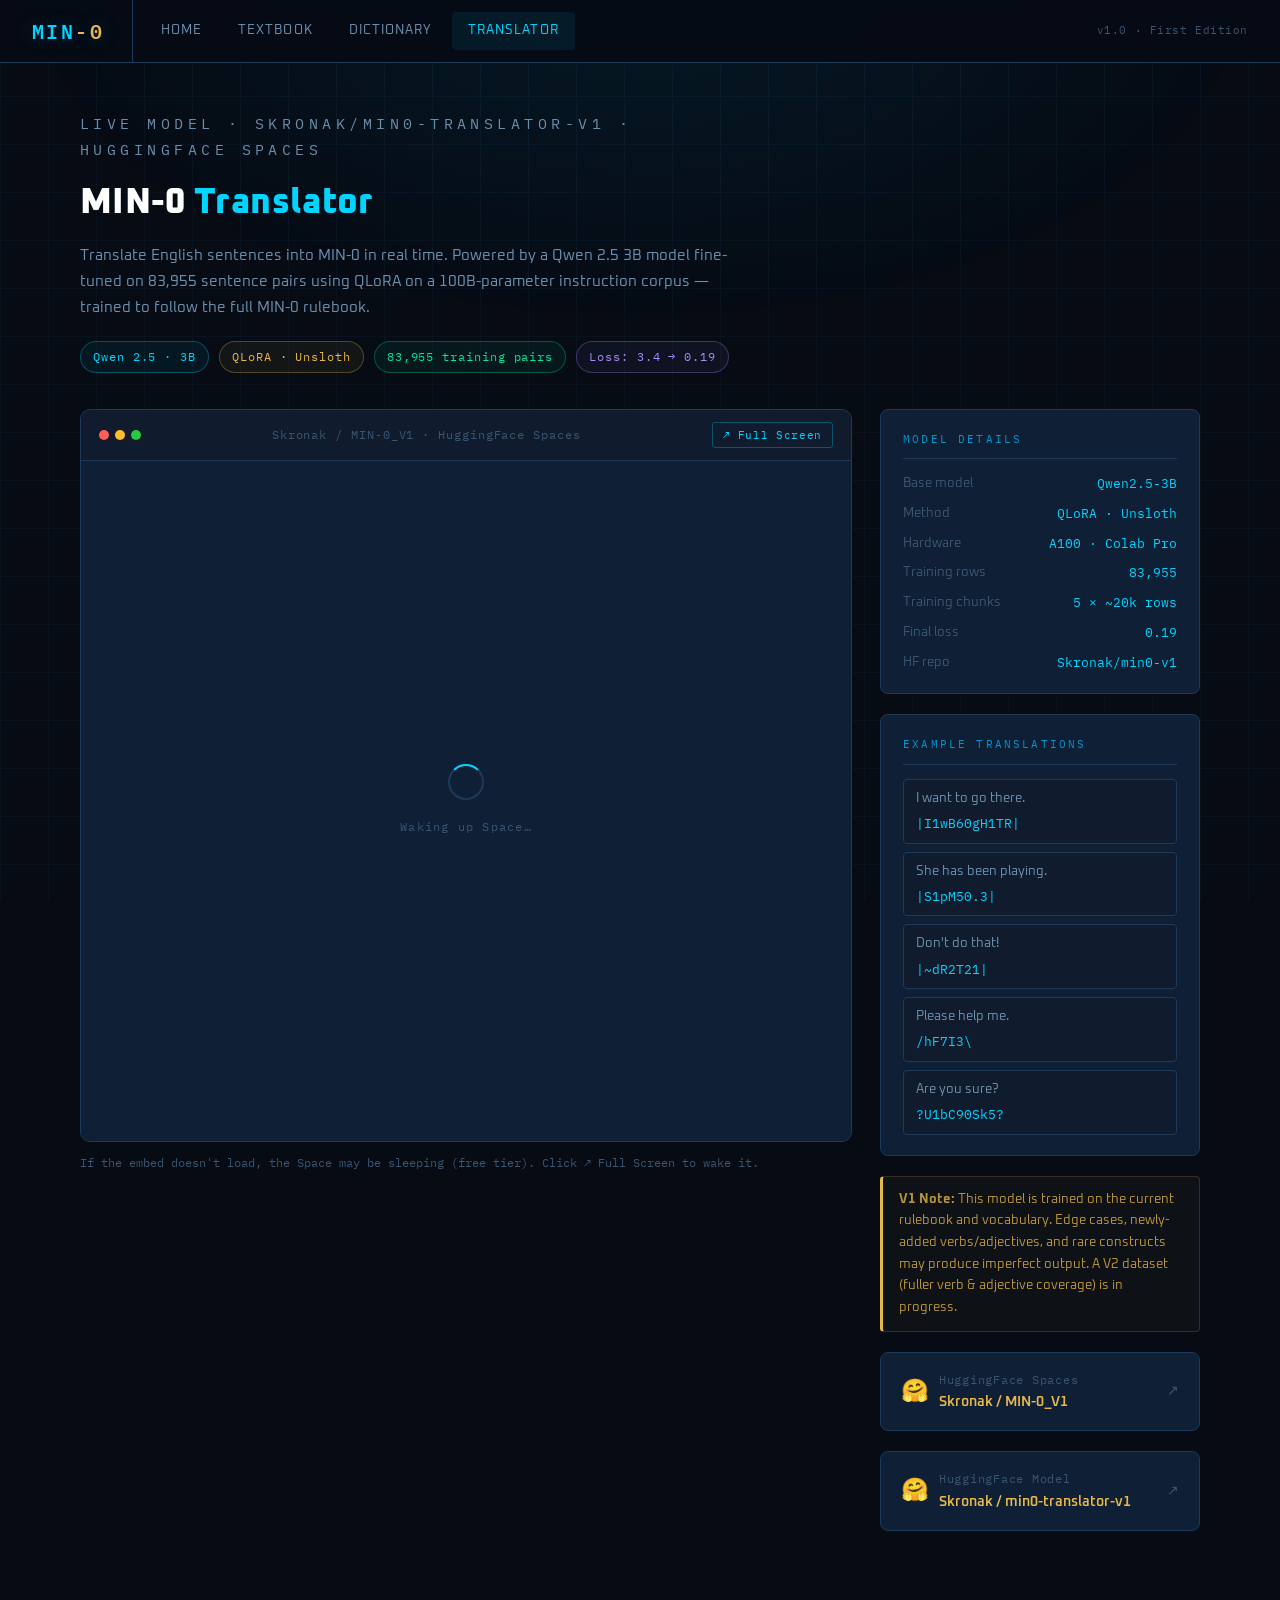
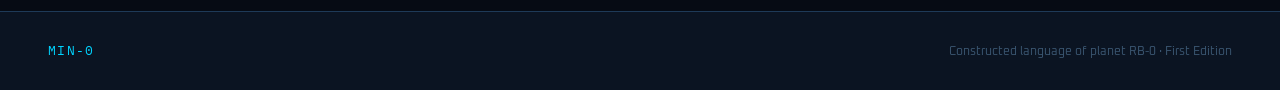
<file: translator.html>
<!DOCTYPE html>
<html lang="en">
<head>
<meta charset="UTF-8">
<meta name="viewport" content="width=device-width, initial-scale=1.0">
<title>Translator — MIN-0 Language</title>
<link rel="stylesheet" href="style.css">
<style>
  /* ── Translator page layout ──────────────────────── */
  .translator-page {
    max-width: 1200px;
    margin: 0 auto;
    padding: 48px 40px 80px;
    position: relative; z-index: 1;
  }

  /* Header */
  .translator-header {
    margin-bottom: 36px;
  }
  .translator-eyebrow {
    font-family: var(--font-mono);
    font-size: 0.68rem;
    letter-spacing: 0.3em;
    text-transform: uppercase;
    color: var(--teal-dim);
    margin-bottom: 10px;
  }
  .translator-header h1 {
    font-size: 2.2rem;
    font-weight: 800;
    color: #fff;
    letter-spacing: 0.01em;
    margin-bottom: 10px;
  }
  .translator-header h1 span { color: var(--teal); }
  .translator-header p {
    color: var(--text-dim);
    font-size: 0.93rem;
    max-width: 680px;
    line-height: 1.75;
  }

  /* Pill badges */
  .badge-row {
    display: flex; flex-wrap: wrap; gap: 10px;
    margin: 20px 0 28px;
  }
  .badge {
    font-family: var(--font-mono);
    font-size: 0.72rem;
    letter-spacing: 0.08em;
    padding: 5px 12px;
    border-radius: 20px;
    border: 1px solid;
  }
  .badge-teal  { color: var(--teal);   border-color: rgba(0,212,255,0.3);  background: rgba(0,212,255,0.06); }
  .badge-gold  { color: var(--gold);   border-color: rgba(232,184,75,0.3); background: rgba(232,184,75,0.06); }
  .badge-green { color: var(--green);  border-color: rgba(0,229,160,0.3);  background: rgba(0,229,160,0.06); }
  .badge-purple{ color: var(--purple); border-color: rgba(167,139,250,0.3);background: rgba(167,139,250,0.06); }

  /* Main two-column layout */
  .translator-body {
    display: grid;
    grid-template-columns: 1fr 320px;
    gap: 28px;
    align-items: start;
  }

  /* Embed panel */
  .embed-panel {
    background: var(--surface);
    border: 1px solid var(--border);
    border-radius: 10px;
    overflow: hidden;
  }
  .embed-toolbar {
    display: flex; align-items: center; gap: 10px;
    padding: 12px 18px;
    background: var(--bg3);
    border-bottom: 1px solid var(--border);
  }
  .embed-dots { display: flex; gap: 6px; }
  .embed-dots span {
    width: 10px; height: 10px; border-radius: 50%;
  }
  .dot-red   { background: #ff5f56; }
  .dot-yel   { background: #ffbd2e; }
  .dot-grn   { background: #27c93f; }
  .embed-title {
    font-family: var(--font-mono);
    font-size: 0.72rem;
    color: var(--text-mute);
    letter-spacing: 0.08em;
    flex: 1;
    text-align: center;
  }
  .embed-open-btn {
    font-family: var(--font-mono);
    font-size: 0.68rem;
    color: var(--teal);
    text-decoration: none;
    letter-spacing: 0.06em;
    padding: 3px 10px;
    border: 1px solid rgba(0,212,255,0.3);
    border-radius: 3px;
    transition: all 0.2s;
    white-space: nowrap;
  }
  .embed-open-btn:hover { background: rgba(0,212,255,0.1); }

  .embed-container {
    width: 100%;
    height: 680px;
    position: relative;
  }
  .embed-container gradio-app,
  .embed-container iframe {
    width: 100%;
    height: 100%;
    border: none;
    display: block;
  }

  /* Loading overlay */
  .embed-loading {
    position: absolute; inset: 0;
    display: flex; flex-direction: column;
    align-items: center; justify-content: center;
    background: var(--surface);
    gap: 16px;
    pointer-events: none;
    transition: opacity 0.4s;
  }
  .embed-loading.hidden { opacity: 0; }
  .loading-spinner {
    width: 36px; height: 36px;
    border: 2px solid var(--border);
    border-top-color: var(--teal);
    border-radius: 50%;
    animation: spin 0.8s linear infinite;
  }
  .loading-text {
    font-family: var(--font-mono);
    font-size: 0.78rem;
    color: var(--text-mute);
    letter-spacing: 0.1em;
  }
  @keyframes spin { to { transform: rotate(360deg); } }

  /* Sidebar */
  .translator-sidebar { display: flex; flex-direction: column; gap: 20px; }

  .info-card {
    background: var(--surface);
    border: 1px solid var(--border);
    border-radius: 8px;
    padding: 20px 22px;
  }
  .info-card-title {
    font-family: var(--font-mono);
    font-size: 0.68rem;
    letter-spacing: 0.2em;
    text-transform: uppercase;
    color: var(--teal-dim);
    margin-bottom: 14px;
    padding-bottom: 10px;
    border-bottom: 1px solid var(--border);
  }
  .info-card p {
    font-size: 0.85rem;
    color: var(--text-dim);
    line-height: 1.7;
    margin-bottom: 10px;
  }
  .info-card p:last-child { margin-bottom: 0; }

  /* Stat rows inside card */
  .model-stats { display: flex; flex-direction: column; gap: 8px; }
  .model-stat {
    display: flex; justify-content: space-between; align-items: center;
    font-size: 0.83rem;
  }
  .model-stat-key { color: var(--text-mute); font-size: 0.8rem; }
  .model-stat-val {
    font-family: var(--font-mono);
    color: var(--teal);
    font-size: 0.8rem;
  }

  /* Example pairs */
  .example-pairs { display: flex; flex-direction: column; gap: 8px; }
  .ex-pair {
    background: var(--bg3);
    border: 1px solid var(--border);
    border-radius: 4px;
    padding: 8px 12px;
  }
  .ex-pair-en  { font-size: 0.82rem; color: var(--text-dim); margin-bottom: 3px; }
  .ex-pair-min {
    font-family: var(--font-mono);
    font-size: 0.79rem;
    color: var(--teal);
    word-break: break-all;
  }

  /* HF link */
  .hf-link {
    display: flex; align-items: center; gap: 10px;
    background: var(--surface);
    border: 1px solid var(--border);
    border-radius: 8px;
    padding: 16px 20px;
    text-decoration: none;
    transition: all 0.2s;
    color: var(--text);
  }
  .hf-link:hover { border-color: var(--gold-dim); background: rgba(232,184,75,0.05); }
  .hf-link-icon { font-size: 1.4rem; }
  .hf-link-text { flex: 1; }
  .hf-link-label {
    font-size: 0.78rem;
    color: var(--text-mute);
    font-family: var(--font-mono);
    letter-spacing: 0.06em;
  }
  .hf-link-name { font-size: 0.9rem; color: var(--gold); font-weight: 600; }
  .hf-link-arrow { color: var(--text-mute); font-size: 0.9rem; }

  /* Notice */
  .notice {
    background: rgba(232,184,75,0.04);
    border: 1px solid rgba(232,184,75,0.18);
    border-left: 3px solid var(--gold);
    border-radius: 4px;
    padding: 12px 16px;
    font-size: 0.82rem;
    color: #b8933a;
    line-height: 1.65;
  }

  @media (max-width: 900px) {
    .translator-body { grid-template-columns: 1fr; }
    .translator-page { padding: 28px 18px 60px; }
    .embed-container { height: 520px; }
  }
</style>
</head>
<body>

<nav>
  <a class="nav-brand" href="index.html">MIN<span>-0</span></a>
  <div class="nav-links">
    <a href="index.html">Home</a>
    <a href="textbook.html">Textbook</a>
    <a href="dictionary.html">Dictionary</a>
    <a href="translator.html">Translator</a>
  </div>
  <div class="nav-spacer"></div>
  <span class="nav-badge">v1.0 · First Edition</span>
</nav>

<div class="page translator-page">

  <!-- Header -->
  <div class="translator-header">
    <p class="translator-eyebrow">Live Model · Skronak/min0-translator-v1 · HuggingFace Spaces</p>
    <h1>MIN-0 <span>Translator</span></h1>
    <p>Translate English sentences into MIN-0 in real time. Powered by a Qwen 2.5 3B model fine-tuned on 83,955 sentence pairs using QLoRA on a 100B-parameter instruction corpus — trained to follow the full MIN-0 rulebook.</p>
    <div class="badge-row">
      <span class="badge badge-teal">Qwen 2.5 · 3B</span>
      <span class="badge badge-gold">QLoRA · Unsloth</span>
      <span class="badge badge-green">83,955 training pairs</span>
      <span class="badge badge-purple">Loss: 3.4 → 0.19</span>
    </div>
  </div>

  <div class="translator-body">

    <!-- Embed panel -->
    <div>
      <div class="embed-panel">
        <div class="embed-toolbar">
          <div class="embed-dots">
            <span class="dot-red"></span>
            <span class="dot-yel"></span>
            <span class="dot-grn"></span>
          </div>
          <span class="embed-title">Skronak / MIN-0_V1 · HuggingFace Spaces</span>
          <a class="embed-open-btn" href="https://huggingface.co/spaces/Skronak/MIN-0_V1" target="_blank" rel="noopener">↗ Full Screen</a>
        </div>
        <div class="embed-container">
          <div class="embed-loading" id="embed-loading">
            <div class="loading-spinner"></div>
            <span class="loading-text">Waking up Space…</span>
          </div>
          <!-- Official Gradio embed web component -->
          <gradio-app
            src="https://skronak-min-0-v1.hf.space"
            id="gradio-embed">
          </gradio-app>
        </div>
      </div>
      <p style="font-size:0.78rem;color:var(--text-mute);margin-top:10px;font-family:var(--font-mono);">
        If the embed doesn't load, the Space may be sleeping (free tier). Click ↗ Full Screen to wake it.
      </p>
    </div>

    <!-- Sidebar -->
    <div class="translator-sidebar">

      <!-- Model stats -->
      <div class="info-card">
        <div class="info-card-title">Model Details</div>
        <div class="model-stats">
          <div class="model-stat"><span class="model-stat-key">Base model</span><span class="model-stat-val">Qwen2.5-3B</span></div>
          <div class="model-stat"><span class="model-stat-key">Method</span><span class="model-stat-val">QLoRA · Unsloth</span></div>
          <div class="model-stat"><span class="model-stat-key">Hardware</span><span class="model-stat-val">A100 · Colab Pro</span></div>
          <div class="model-stat"><span class="model-stat-key">Training rows</span><span class="model-stat-val">83,955</span></div>
          <div class="model-stat"><span class="model-stat-key">Training chunks</span><span class="model-stat-val">5 × ~20k rows</span></div>
          <div class="model-stat"><span class="model-stat-key">Final loss</span><span class="model-stat-val">0.19</span></div>
          <div class="model-stat"><span class="model-stat-key">HF repo</span><span class="model-stat-val">Skronak/min0-v1</span></div>
        </div>
      </div>

      <!-- Example translations -->
      <div class="info-card">
        <div class="info-card-title">Example Translations</div>
        <div class="example-pairs">
          <div class="ex-pair">
            <div class="ex-pair-en">I want to go there.</div>
            <div class="ex-pair-min">|I1wB60gH1TR|</div>
          </div>
          <div class="ex-pair">
            <div class="ex-pair-en">She has been playing.</div>
            <div class="ex-pair-min">|S1pM50.3|</div>
          </div>
          <div class="ex-pair">
            <div class="ex-pair-en">Don't do that!</div>
            <div class="ex-pair-min">|~dR2T21|</div>
          </div>
          <div class="ex-pair">
            <div class="ex-pair-en">Please help me.</div>
            <div class="ex-pair-min">/hF7I3\</div>
          </div>
          <div class="ex-pair">
            <div class="ex-pair-en">Are you sure?</div>
            <div class="ex-pair-min">?U1bC90Sk5?</div>
          </div>
        </div>
      </div>

      <!-- Notice -->
      <div class="notice">
        <strong>V1 Note:</strong> This model is trained on the current rulebook and vocabulary. Edge cases, newly-added verbs/adjectives, and rare constructs may produce imperfect output. A V2 dataset (fuller verb &amp; adjective coverage) is in progress.
      </div>

      <!-- HF link -->
      <a class="hf-link" href="https://huggingface.co/spaces/Skronak/MIN-0_V1" target="_blank" rel="noopener">
        <span class="hf-link-icon">🤗</span>
        <span class="hf-link-text">
          <div class="hf-link-label">HuggingFace Spaces</div>
          <div class="hf-link-name">Skronak / MIN-0_V1</div>
        </span>
        <span class="hf-link-arrow">↗</span>
      </a>

      <a class="hf-link" href="https://huggingface.co/Skronak/min0-translator-v1" target="_blank" rel="noopener">
        <span class="hf-link-icon">🤗</span>
        <span class="hf-link-text">
          <div class="hf-link-label">HuggingFace Model</div>
          <div class="hf-link-name">Skronak / min0-translator-v1</div>
        </span>
        <span class="hf-link-arrow">↗</span>
      </a>

    </div>
  </div>
</div>

<footer>
  <span class="footer-brand">MIN-0</span>
  <span class="footer-note">Constructed language of planet RB-0 · First Edition</span>
</footer>

<!-- Gradio embed web component loader -->
<script type="module" src="https://gradio.s3-us-west-2.amazonaws.com/4.44.0/gradio.js"></script>

<script>
  // Active nav
  document.querySelectorAll('.nav-links a').forEach(a => {
    if (a.getAttribute('href') === 'translator.html') a.classList.add('active');
  });

  // Hide loading overlay once gradio fires its first event / or after a timeout
  const loadingEl = document.getElementById('embed-loading');
  const gradioEl  = document.getElementById('gradio-embed');

  // Gradio fires 'render' when the UI is ready
  gradioEl.addEventListener('render', () => {
    loadingEl.classList.add('hidden');
    setTimeout(() => loadingEl.remove(), 500);
  });

  // Fallback: hide after 12 seconds regardless
  setTimeout(() => {
    loadingEl.classList.add('hidden');
    setTimeout(() => loadingEl.remove(), 500);
  }, 12000);
</script>

</body>
</html>
</file>
<file: style.css>
/* ═══════════════════════════════════════════════════════
   MIN-0  ·  Language Reference  ·  Shared Stylesheet
   Aesthetic: Deep-space codex / alien terminal
═══════════════════════════════════════════════════════ */

@import url('https://fonts.googleapis.com/css2?family=Share+Tech+Mono&family=Oxanium:wght@300;400;600;700;800&family=IBM+Plex+Mono:wght@400;600&display=swap');

/* ── Tokens ─────────────────────────────────────────── */
:root {
  --bg:        #060b14;
  --bg2:       #0b1422;
  --bg3:       #101c2e;
  --surface:   #0f1f35;
  --surface2:  #152843;
  --border:    #1e3a58;
  --border2:   #2a4f75;

  --teal:      #00d4ff;
  --teal-dim:  #0096cc;
  --gold:      #e8b84b;
  --gold-dim:  #a07820;
  --green:     #00e5a0;
  --red:       #ff4d6d;
  --purple:    #a78bfa;

  --text:      #c8dff0;
  --text-dim:  #6a8fad;
  --text-mute: #3a5570;

  --font-body: 'Oxanium', sans-serif;
  --font-mono: 'IBM Plex Mono', 'Share Tech Mono', monospace;

  --glow-teal: 0 0 20px rgba(0,212,255,0.25), 0 0 60px rgba(0,212,255,0.1);
  --glow-gold: 0 0 20px rgba(232,184,75,0.3);
}

/* ── Reset ──────────────────────────────────────────── */
*, *::before, *::after { box-sizing: border-box; margin: 0; padding: 0; }
html { scroll-behavior: smooth; }
body {
  background: var(--bg);
  color: var(--text);
  font-family: var(--font-body);
  font-size: 15px;
  line-height: 1.7;
  min-height: 100vh;
  overflow-x: hidden;
}

/* ── Scrollbar ──────────────────────────────────────── */
::-webkit-scrollbar { width: 6px; }
::-webkit-scrollbar-track { background: var(--bg2); }
::-webkit-scrollbar-thumb { background: var(--border2); border-radius: 3px; }

/* ── Background grid ────────────────────────────────── */
body::before {
  content: '';
  position: fixed; inset: 0; z-index: 0;
  background-image:
    linear-gradient(var(--border) 1px, transparent 1px),
    linear-gradient(90deg, var(--border) 1px, transparent 1px);
  background-size: 48px 48px;
  opacity: 0.18;
  pointer-events: none;
}
body::after {
  content: '';
  position: fixed; inset: 0; z-index: 0;
  background: radial-gradient(ellipse 80% 60% at 50% 0%, rgba(0,212,255,0.07) 0%, transparent 60%);
  pointer-events: none;
}

/* ── Navigation ─────────────────────────────────────── */
nav {
  position: sticky; top: 0; z-index: 100;
  background: rgba(6,11,20,0.9);
  backdrop-filter: blur(12px);
  border-bottom: 1px solid var(--border);
  padding: 0 32px;
  display: flex; align-items: center; gap: 0;
}
.nav-brand {
  font-family: var(--font-mono);
  font-size: 1.25rem;
  font-weight: 600;
  color: var(--teal);
  text-decoration: none;
  padding: 14px 28px 14px 0;
  letter-spacing: 0.12em;
  text-shadow: var(--glow-teal);
  border-right: 1px solid var(--border);
  margin-right: 12px;
  white-space: nowrap;
}
.nav-brand span { color: var(--gold); }
.nav-links { display: flex; gap: 4px; }
.nav-links a {
  color: var(--text-dim);
  text-decoration: none;
  font-size: 0.82rem;
  letter-spacing: 0.08em;
  padding: 8px 16px;
  border-radius: 4px;
  transition: all 0.2s;
  text-transform: uppercase;
}
.nav-links a:hover, .nav-links a.active {
  color: var(--teal);
  background: rgba(0,212,255,0.08);
}
.nav-spacer { flex: 1; }
.nav-badge {
  font-family: var(--font-mono);
  font-size: 0.7rem;
  color: var(--text-mute);
  letter-spacing: 0.05em;
}

/* ── Page wrapper ───────────────────────────────────── */
.page { position: relative; z-index: 1; }

/* ── Hero (index) ───────────────────────────────────── */
.hero {
  min-height: calc(100vh - 53px);
  display: flex; flex-direction: column;
  align-items: center; justify-content: center;
  padding: 80px 24px;
  text-align: center;
  position: relative;
}
.hero-eyebrow {
  font-family: var(--font-mono);
  font-size: 0.72rem;
  letter-spacing: 0.3em;
  color: var(--teal-dim);
  text-transform: uppercase;
  margin-bottom: 24px;
  opacity: 0;
  animation: fadeUp 0.8s 0.1s forwards;
}
.hero-title {
  font-size: clamp(5rem, 18vw, 11rem);
  font-weight: 800;
  line-height: 0.9;
  letter-spacing: -0.02em;
  background: linear-gradient(135deg, #fff 0%, var(--teal) 50%, var(--gold) 100%);
  -webkit-background-clip: text;
  -webkit-text-fill-color: transparent;
  background-clip: text;
  margin-bottom: 16px;
  opacity: 0;
  animation: fadeUp 0.8s 0.25s forwards;
}
.hero-sub {
  font-size: clamp(0.9rem, 2.5vw, 1.2rem);
  color: var(--text-dim);
  max-width: 540px;
  margin: 0 auto 48px;
  font-weight: 300;
  opacity: 0;
  animation: fadeUp 0.8s 0.4s forwards;
}
.hero-stats {
  display: flex; gap: 40px; justify-content: center;
  margin-bottom: 56px;
  opacity: 0;
  animation: fadeUp 0.8s 0.55s forwards;
}
.stat { text-align: center; }
.stat-num {
  font-family: var(--font-mono);
  font-size: 2rem;
  font-weight: 600;
  color: var(--teal);
  text-shadow: var(--glow-teal);
  display: block;
}
.stat-label {
  font-size: 0.72rem;
  letter-spacing: 0.15em;
  text-transform: uppercase;
  color: var(--text-mute);
}
.hero-ctas {
  display: flex; gap: 16px; justify-content: center; flex-wrap: wrap;
  opacity: 0;
  animation: fadeUp 0.8s 0.7s forwards;
}
.btn-primary {
  display: inline-flex; align-items: center; gap: 10px;
  background: var(--teal);
  color: var(--bg);
  font-family: var(--font-mono);
  font-size: 0.82rem;
  font-weight: 600;
  letter-spacing: 0.1em;
  padding: 14px 28px;
  border-radius: 4px;
  text-decoration: none;
  text-transform: uppercase;
  transition: all 0.2s;
  box-shadow: var(--glow-teal);
}
.btn-primary:hover {
  background: #fff;
  box-shadow: 0 0 40px rgba(0,212,255,0.5);
  transform: translateY(-2px);
}
.btn-secondary {
  display: inline-flex; align-items: center; gap: 10px;
  background: transparent;
  color: var(--gold);
  font-family: var(--font-mono);
  font-size: 0.82rem;
  font-weight: 600;
  letter-spacing: 0.1em;
  padding: 13px 28px;
  border-radius: 4px;
  border: 1px solid var(--gold-dim);
  text-decoration: none;
  text-transform: uppercase;
  transition: all 0.2s;
}
.btn-secondary:hover {
  background: rgba(232,184,75,0.1);
  border-color: var(--gold);
  box-shadow: var(--glow-gold);
  transform: translateY(-2px);
}

/* ── Info cards (index) ─────────────────────────────── */
.cards-section {
  padding: 80px 24px;
  max-width: 1100px;
  margin: 0 auto;
}
.section-label {
  font-family: var(--font-mono);
  font-size: 0.68rem;
  letter-spacing: 0.3em;
  color: var(--teal-dim);
  text-transform: uppercase;
  margin-bottom: 40px;
  text-align: center;
}
.cards-grid {
  display: grid;
  grid-template-columns: repeat(auto-fit, minmax(300px, 1fr));
  gap: 24px;
}
.card {
  background: var(--surface);
  border: 1px solid var(--border);
  border-radius: 8px;
  padding: 32px;
  transition: all 0.3s;
  position: relative;
  overflow: hidden;
}
.card::before {
  content: '';
  position: absolute; top: 0; left: 0; right: 0;
  height: 2px;
  background: linear-gradient(90deg, transparent, var(--teal), transparent);
  opacity: 0;
  transition: opacity 0.3s;
}
.card:hover { border-color: var(--border2); transform: translateY(-4px); }
.card:hover::before { opacity: 1; }
.card-icon { font-size: 1.8rem; margin-bottom: 16px; }
.card-title {
  font-size: 1rem; font-weight: 700;
  color: #fff; margin-bottom: 10px;
  letter-spacing: 0.03em;
}
.card-text { font-size: 0.87rem; color: var(--text-dim); line-height: 1.7; }

/* ── Lore section ───────────────────────────────────── */
.lore-section {
  padding: 80px 24px;
  max-width: 760px;
  margin: 0 auto;
  border-top: 1px solid var(--border);
}
.lore-section h2 {
  font-size: 1.6rem; font-weight: 700;
  color: var(--gold);
  text-shadow: var(--glow-gold);
  margin-bottom: 20px;
  letter-spacing: 0.04em;
}
.lore-section p {
  color: var(--text-dim);
  line-height: 1.85;
  margin-bottom: 16px;
  font-size: 0.95rem;
}

/* ── Textbook layout ────────────────────────────────── */
.textbook-wrap {
  display: grid;
  grid-template-columns: 280px 1fr;
  min-height: calc(100vh - 53px);
  max-width: 1300px;
  margin: 0 auto;
}
.tb-sidebar {
  position: sticky; top: 53px;
  height: calc(100vh - 53px);
  overflow-y: auto;
  background: var(--bg2);
  border-right: 1px solid var(--border);
  padding: 24px 0;
}
.tb-sidebar::-webkit-scrollbar { width: 4px; }
.tb-sidebar::-webkit-scrollbar-thumb { background: var(--border); }
.tb-sidebar-title {
  font-family: var(--font-mono);
  font-size: 0.65rem;
  letter-spacing: 0.3em;
  text-transform: uppercase;
  color: var(--text-mute);
  padding: 0 20px 16px;
  border-bottom: 1px solid var(--border);
  margin-bottom: 8px;
}
.tb-sidebar a {
  display: block;
  padding: 7px 20px;
  font-size: 0.8rem;
  color: var(--text-dim);
  text-decoration: none;
  transition: all 0.15s;
  border-left: 2px solid transparent;
  line-height: 1.4;
}
.tb-sidebar a:hover { color: var(--teal); background: rgba(0,212,255,0.04); }
.tb-sidebar a.active { color: var(--teal); border-left-color: var(--teal); background: rgba(0,212,255,0.06); }
.tb-sidebar a.ch-heading {
  font-weight: 600; color: var(--text);
  font-size: 0.78rem; margin-top: 4px;
}
.tb-sidebar a.sub-heading {
  padding-left: 32px;
  font-size: 0.76rem;
  color: var(--text-mute);
}

/* ── Textbook content ───────────────────────────────── */
.tb-content {
  padding: 48px 56px 80px;
  max-width: 860px;
}

/* Chapter headings */
.chapter-block { margin-bottom: 64px; }
.chapter-num {
  font-family: var(--font-mono);
  font-size: 0.68rem;
  letter-spacing: 0.3em;
  text-transform: uppercase;
  color: var(--teal-dim);
  margin-bottom: 8px;
}
h1.chapter-title {
  font-size: 2rem; font-weight: 800;
  color: #fff;
  border-bottom: 2px solid var(--teal);
  padding-bottom: 12px;
  margin-bottom: 28px;
  letter-spacing: 0.02em;
  text-shadow: 0 0 40px rgba(0,212,255,0.2);
}
h2.section-title {
  font-size: 1.2rem; font-weight: 700;
  color: var(--gold);
  margin: 36px 0 14px;
  letter-spacing: 0.03em;
}
h3.subsection-title {
  font-size: 1rem; font-weight: 600;
  color: var(--teal);
  margin: 24px 0 10px;
}

/* Body text */
.tb-content p {
  color: var(--text-dim);
  margin-bottom: 14px;
  line-height: 1.8;
  font-size: 0.93rem;
}

/* Code */
code, .code {
  font-family: var(--font-mono);
  background: rgba(0,212,255,0.06);
  color: var(--teal);
  padding: 1px 7px;
  border-radius: 3px;
  font-size: 0.88em;
  border: 1px solid rgba(0,212,255,0.12);
}
.code-block {
  background: var(--bg3);
  border: 1px solid var(--border);
  border-left: 3px solid var(--teal);
  border-radius: 4px;
  padding: 14px 20px;
  font-family: var(--font-mono);
  font-size: 0.88rem;
  color: var(--teal);
  margin: 12px 0;
  overflow-x: auto;
  white-space: pre;
}

/* Example */
.example {
  background: rgba(0,229,160,0.04);
  border: 1px solid rgba(0,229,160,0.15);
  border-radius: 4px;
  padding: 10px 16px;
  margin: 8px 0;
  font-family: var(--font-mono);
  font-size: 0.86rem;
  display: flex; gap: 12px; align-items: baseline;
}
.ex-label { color: var(--green); font-weight: 600; flex-shrink: 0; min-width: 80px; }
.ex-content { color: #a8d8c0; }

/* Note */
.note {
  background: rgba(232,184,75,0.05);
  border: 1px solid rgba(232,184,75,0.2);
  border-left: 3px solid var(--gold);
  border-radius: 4px;
  padding: 12px 18px;
  margin: 14px 0;
  font-size: 0.86rem;
  color: #c8a860;
}
.note-icon { color: var(--gold); margin-right: 8px; }

/* Tables */
.tb-table {
  width: 100%;
  border-collapse: collapse;
  margin: 16px 0 24px;
  font-size: 0.85rem;
}
.tb-table th {
  background: var(--surface2);
  color: var(--teal);
  font-family: var(--font-mono);
  font-size: 0.75rem;
  letter-spacing: 0.1em;
  text-transform: uppercase;
  padding: 10px 14px;
  text-align: left;
  border: 1px solid var(--border);
}
.tb-table td {
  padding: 8px 14px;
  border: 1px solid var(--border);
  color: var(--text-dim);
  vertical-align: top;
}
.tb-table tr:nth-child(odd) td { background: var(--bg3); }
.tb-table tr:nth-child(even) td { background: var(--bg2); }
.tb-table tr:hover td { background: rgba(0,212,255,0.04); }
.tb-table td code { background: transparent; padding: 0; border: none; }
.tb-table td:last-child { font-family: var(--font-mono); color: var(--teal); }

/* Bullet list */
.tb-content ul {
  margin: 10px 0 16px 20px;
  color: var(--text-dim);
  font-size: 0.92rem;
}
.tb-content ul li { margin-bottom: 5px; padding-left: 4px; }
.tb-content ul li::marker { color: var(--teal); }

/* ── Dictionary layout ──────────────────────────────── */
.dict-wrap {
  max-width: 1300px;
  margin: 0 auto;
  padding: 0;
}
.dict-header {
  padding: 40px 48px 0;
  border-bottom: 1px solid var(--border);
}
.dict-header h1 {
  font-size: 2rem; font-weight: 800;
  color: #fff;
  margin-bottom: 6px;
}
.dict-header p { color: var(--text-mute); font-size: 0.85rem; margin-bottom: 20px; }

.dict-controls {
  display: flex; gap: 16px; align-items: center;
  padding: 16px 0;
  flex-wrap: wrap;
}
.search-wrap {
  position: relative; flex: 1; min-width: 240px; max-width: 400px;
}
.search-wrap input {
  width: 100%;
  background: var(--surface);
  border: 1px solid var(--border);
  border-radius: 4px;
  color: var(--text);
  font-family: var(--font-mono);
  font-size: 0.88rem;
  padding: 9px 14px 9px 38px;
  outline: none;
  transition: border-color 0.2s;
}
.search-wrap input:focus { border-color: var(--teal); }
.search-wrap input::placeholder { color: var(--text-mute); }
.search-icon {
  position: absolute; left: 12px; top: 50%;
  transform: translateY(-50%);
  color: var(--text-mute); font-size: 0.85rem;
  pointer-events: none;
}
.tab-group { display: flex; gap: 4px; }
.tab-btn {
  background: var(--surface);
  border: 1px solid var(--border);
  color: var(--text-dim);
  font-family: var(--font-mono);
  font-size: 0.78rem;
  letter-spacing: 0.08em;
  padding: 8px 18px;
  border-radius: 4px;
  cursor: pointer;
  transition: all 0.2s;
  text-transform: uppercase;
}
.tab-btn:hover { color: var(--teal); border-color: var(--border2); }
.tab-btn.active {
  background: rgba(0,212,255,0.1);
  border-color: var(--teal);
  color: var(--teal);
}
.dict-count {
  font-family: var(--font-mono);
  font-size: 0.75rem;
  color: var(--text-mute);
  margin-left: auto;
}

/* Alpha jump nav */
.alpha-nav {
  padding: 12px 48px;
  border-bottom: 1px solid var(--border);
  display: flex; flex-wrap: wrap; gap: 4px;
  background: var(--bg2);
  position: sticky; top: 53px; z-index: 10;
}
.alpha-btn {
  background: transparent;
  border: 1px solid var(--border);
  color: var(--text-mute);
  font-family: var(--font-mono);
  font-size: 0.75rem;
  width: 32px; height: 28px;
  border-radius: 3px;
  cursor: pointer;
  transition: all 0.15s;
}
.alpha-btn:hover, .alpha-btn.has-entries:hover {
  background: rgba(0,212,255,0.08);
  border-color: var(--teal);
  color: var(--teal);
}
.alpha-btn.has-entries { color: var(--text-dim); border-color: var(--border2); }
.alpha-btn.no-entries { opacity: 0.3; cursor: default; }

/* Dictionary entries */
.dict-body { padding: 24px 48px 80px; }
.letter-section { margin-bottom: 32px; }
.letter-header {
  font-family: var(--font-mono);
  font-size: 2rem;
  font-weight: 700;
  color: var(--teal);
  text-shadow: var(--glow-teal);
  border-bottom: 1px solid var(--border);
  padding-bottom: 8px;
  margin-bottom: 16px;
  letter-spacing: 0.05em;
}
.dict-grid {
  display: grid;
  grid-template-columns: repeat(auto-fill, minmax(200px, 1fr));
  gap: 6px;
}
.dict-entry {
  display: flex;
  justify-content: space-between;
  align-items: center;
  background: var(--bg3);
  border: 1px solid var(--border);
  border-radius: 4px;
  padding: 7px 12px;
  transition: all 0.15s;
  gap: 8px;
}
.dict-entry:hover {
  border-color: var(--border2);
  background: var(--surface);
}
.entry-word {
  font-size: 0.84rem;
  color: var(--text);
  flex: 1;
  min-width: 0;
  overflow: hidden;
  text-overflow: ellipsis;
  white-space: nowrap;
}
.entry-code {
  font-family: var(--font-mono);
  font-size: 0.82rem;
  font-weight: 600;
  color: var(--teal);
  flex-shrink: 0;
  letter-spacing: 0.04em;
}
.dict-entry.hidden { display: none; }

/* No results */
.no-results {
  text-align: center;
  padding: 64px 24px;
  color: var(--text-mute);
  font-family: var(--font-mono);
  font-size: 0.9rem;
  display: none;
}

/* ── Footer ─────────────────────────────────────────── */
footer {
  border-top: 1px solid var(--border);
  padding: 28px 48px;
  display: flex; justify-content: space-between; align-items: center;
  flex-wrap: wrap; gap: 12px;
  background: var(--bg2);
  position: relative; z-index: 1;
}
.footer-brand {
  font-family: var(--font-mono);
  font-size: 0.82rem;
  color: var(--teal);
  letter-spacing: 0.1em;
}
.footer-note {
  font-size: 0.78rem;
  color: var(--text-mute);
}

/* ── Animations ─────────────────────────────────────── */
@keyframes fadeUp {
  from { opacity: 0; transform: translateY(20px); }
  to   { opacity: 1; transform: translateY(0); }
}
@keyframes pulse {
  0%, 100% { opacity: 1; }
  50%       { opacity: 0.5; }
}
.blink { animation: pulse 1.4s ease-in-out infinite; }

/* ── Responsive ─────────────────────────────────────── */
@media (max-width: 900px) {
  .textbook-wrap { grid-template-columns: 1fr; }

  /* Sidebar becomes a horizontal scrollable chapter strip */
  .tb-sidebar {
    position: sticky;
    top: 53px;
    z-index: 10;
    height: auto;
    max-height: none;
    overflow-x: auto;
    overflow-y: hidden;
    display: flex;
    flex-direction: row;
    align-items: center;
    padding: 0;
    border-right: none;
    border-bottom: 1px solid var(--border);
    background: var(--bg2);
    /* smooth momentum scroll on iOS */
    -webkit-overflow-scrolling: touch;
    scrollbar-width: none;
  }
  .tb-sidebar::-webkit-scrollbar { display: none; }

  /* Hide the "Contents" title label in strip mode */
  .tb-sidebar-title { display: none; }

  /* All links become horizontal tabs */
  .tb-sidebar a,
  .tb-sidebar a.ch-heading,
  .tb-sidebar a.sub-heading {
    display: inline-block;
    flex-shrink: 0;
    padding: 10px 16px;
    font-size: 0.75rem;
    white-space: nowrap;
    border-left: none;
    border-bottom: 2px solid transparent;
    line-height: 1.2;
  }
  /* Hide sub-headings in the strip — too many items */
  .tb-sidebar a.sub-heading { display: none; }

  .tb-sidebar a.active {
    color: var(--teal);
    border-left-color: transparent;
    border-bottom-color: var(--teal);
    background: rgba(0,212,255,0.06);
  }

  .tb-content { padding: 28px 20px 60px; }
  .dict-header, .alpha-nav, .dict-body { padding-left: 20px; padding-right: 20px; }
  .dict-grid { grid-template-columns: repeat(auto-fill, minmax(160px, 1fr)); }
}
@media (max-width: 600px) {
  nav { padding: 0 16px; }
  .nav-brand { font-size: 1rem; padding: 12px 16px 12px 0; }
  .hero-stats { gap: 24px; }
  .dict-controls { flex-direction: column; align-items: flex-start; }
}

/* ── Translator button (hero) ────────────────────── */
.btn-translator {
  display: inline-flex; align-items: center; gap: 10px;
  background: transparent;
  color: var(--green);
  font-family: var(--font-mono);
  font-size: 0.82rem;
  font-weight: 600;
  letter-spacing: 0.1em;
  padding: 13px 28px;
  border-radius: 4px;
  border: 1px solid rgba(0,229,160,0.35);
  text-decoration: none;
  text-transform: uppercase;
  transition: all 0.2s;
}
.btn-translator:hover {
  background: rgba(0,229,160,0.08);
  border-color: var(--green);
  box-shadow: 0 0 20px rgba(0,229,160,0.2);
  transform: translateY(-2px);
}

/* ── Translator card on homepage ────────────────── */
.card-translator {
  border-color: rgba(0,229,160,0.2);
  background: linear-gradient(135deg, var(--surface) 0%, rgba(0,229,160,0.04) 100%);
}
.card-translator::before {
  background: linear-gradient(90deg, transparent, var(--green), transparent);
}
.card-cta {
  display: inline-block;
  margin-top: 16px;
  font-family: var(--font-mono);
  font-size: 0.78rem;
  color: var(--green);
  text-decoration: none;
  letter-spacing: 0.06em;
  border-bottom: 1px solid rgba(0,229,160,0.3);
  padding-bottom: 2px;
  transition: all 0.2s;
}
.card-cta:hover {
  color: #fff;
  border-bottom-color: var(--green);
}
</file>
